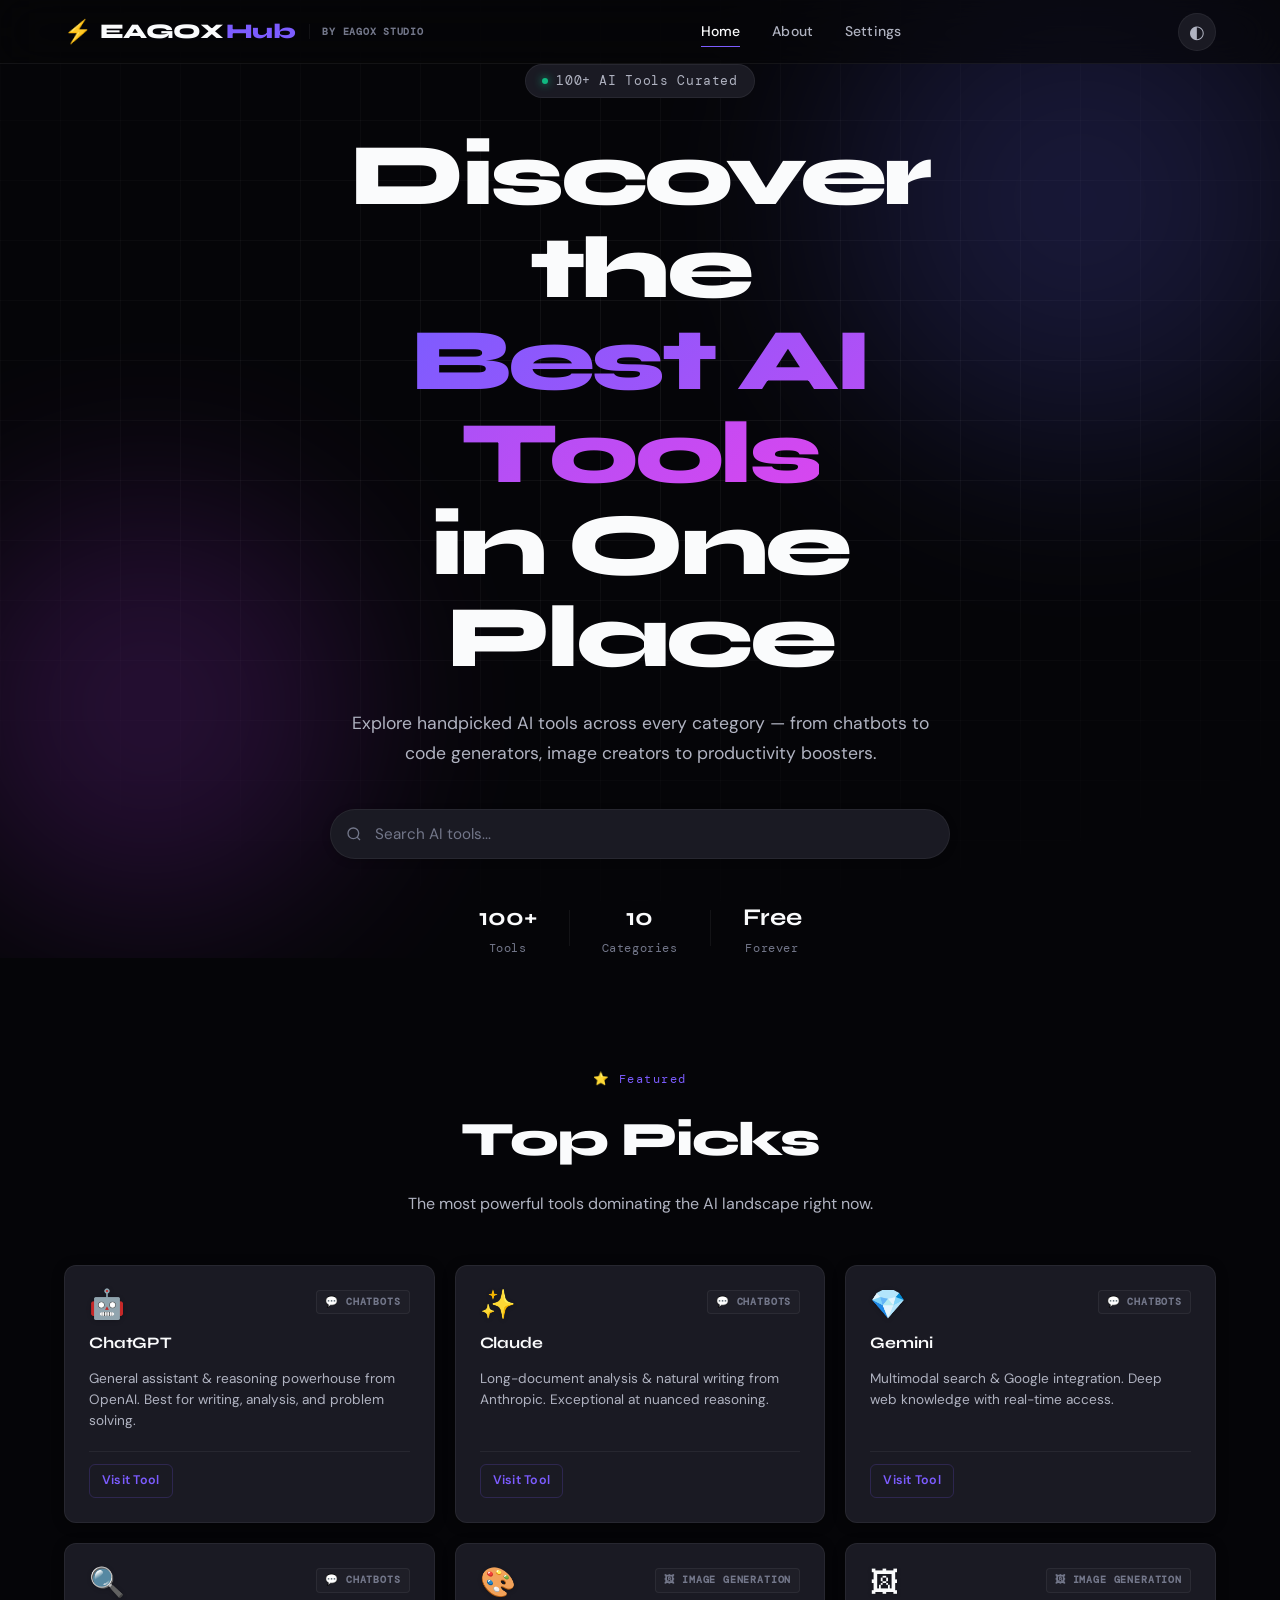
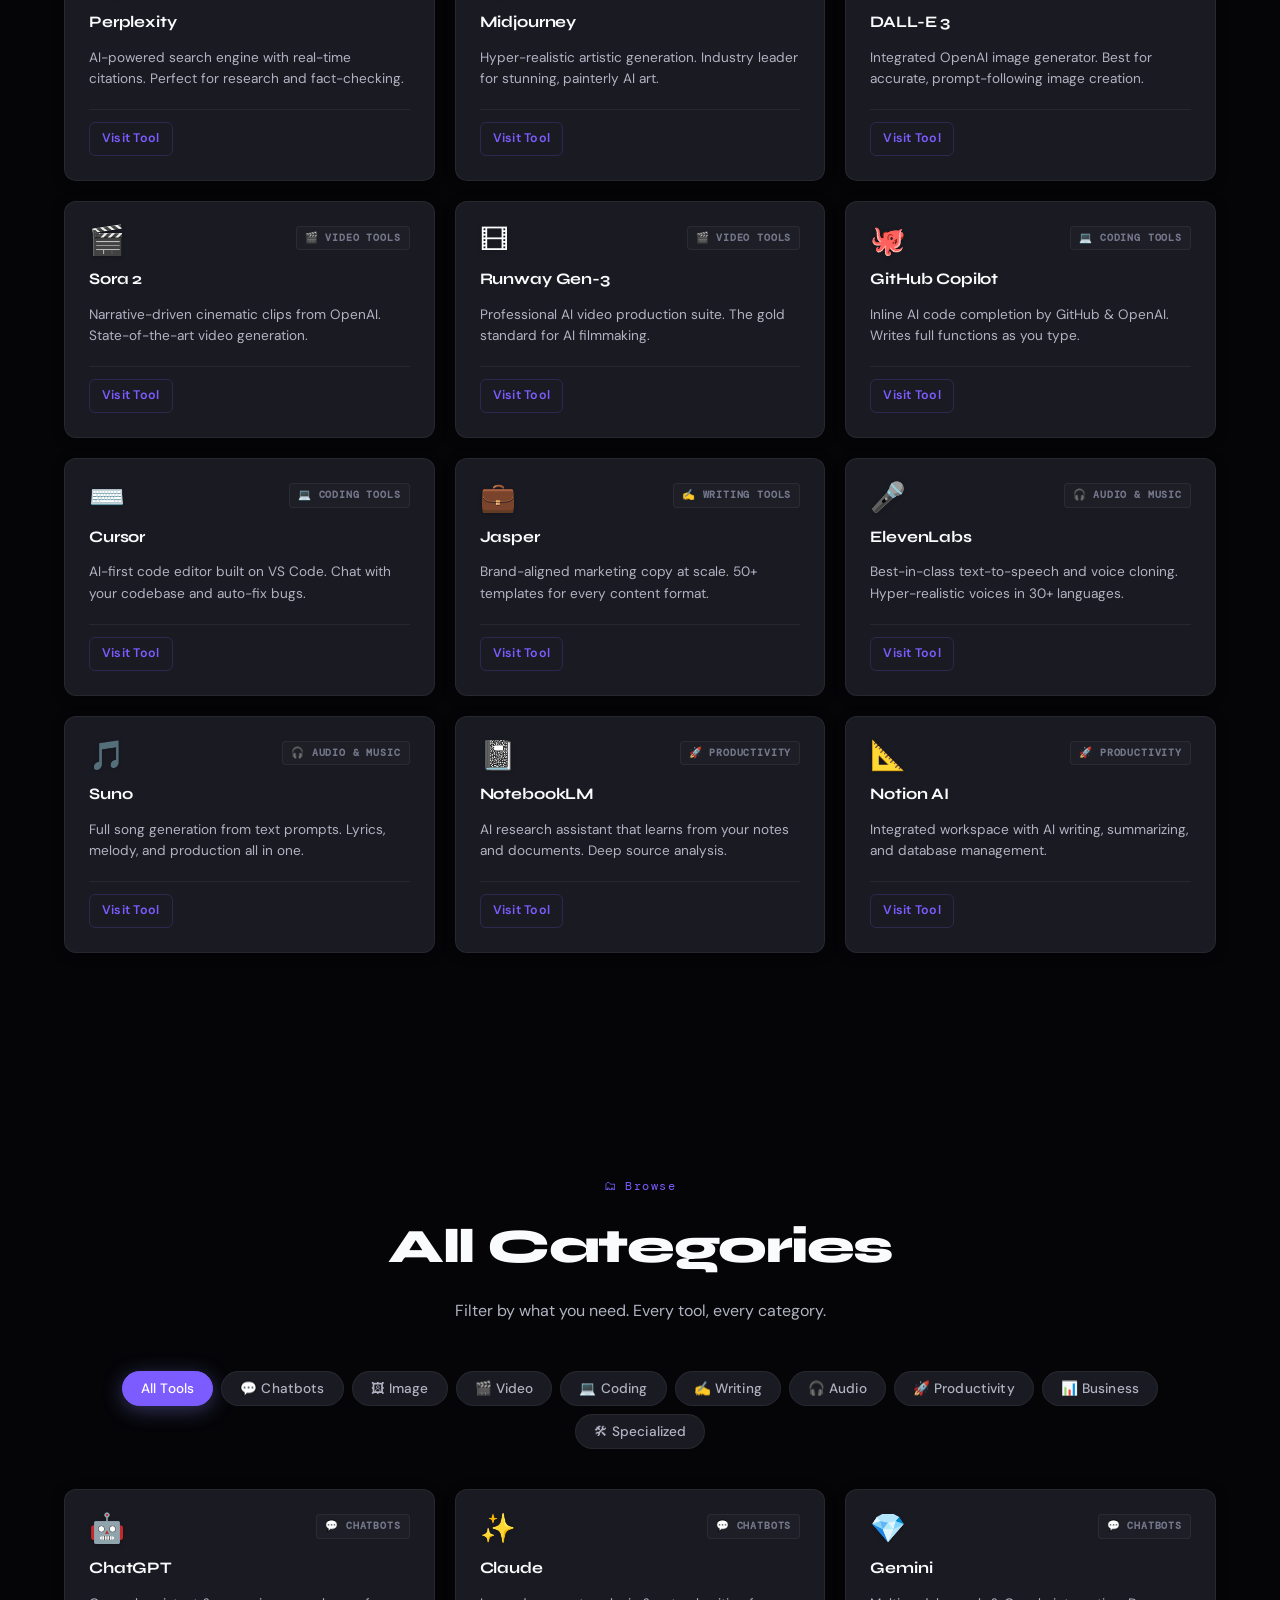
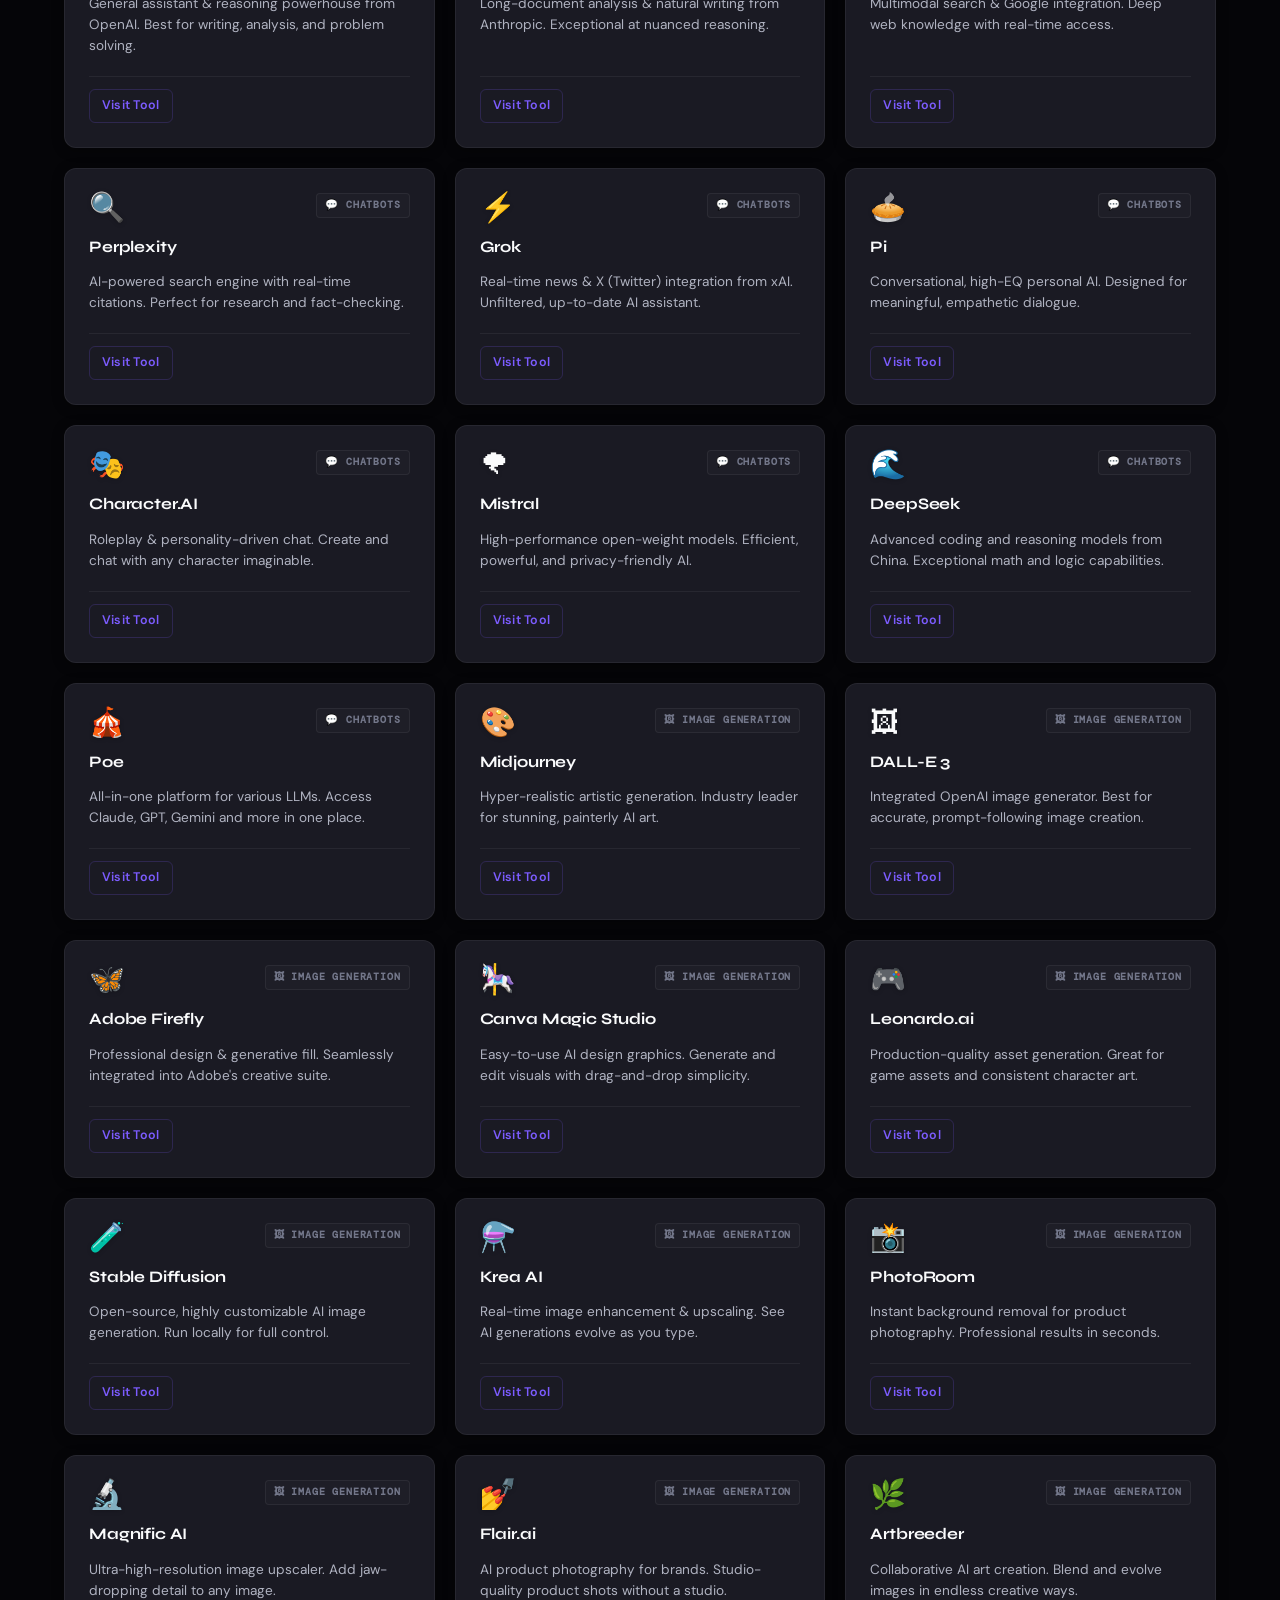
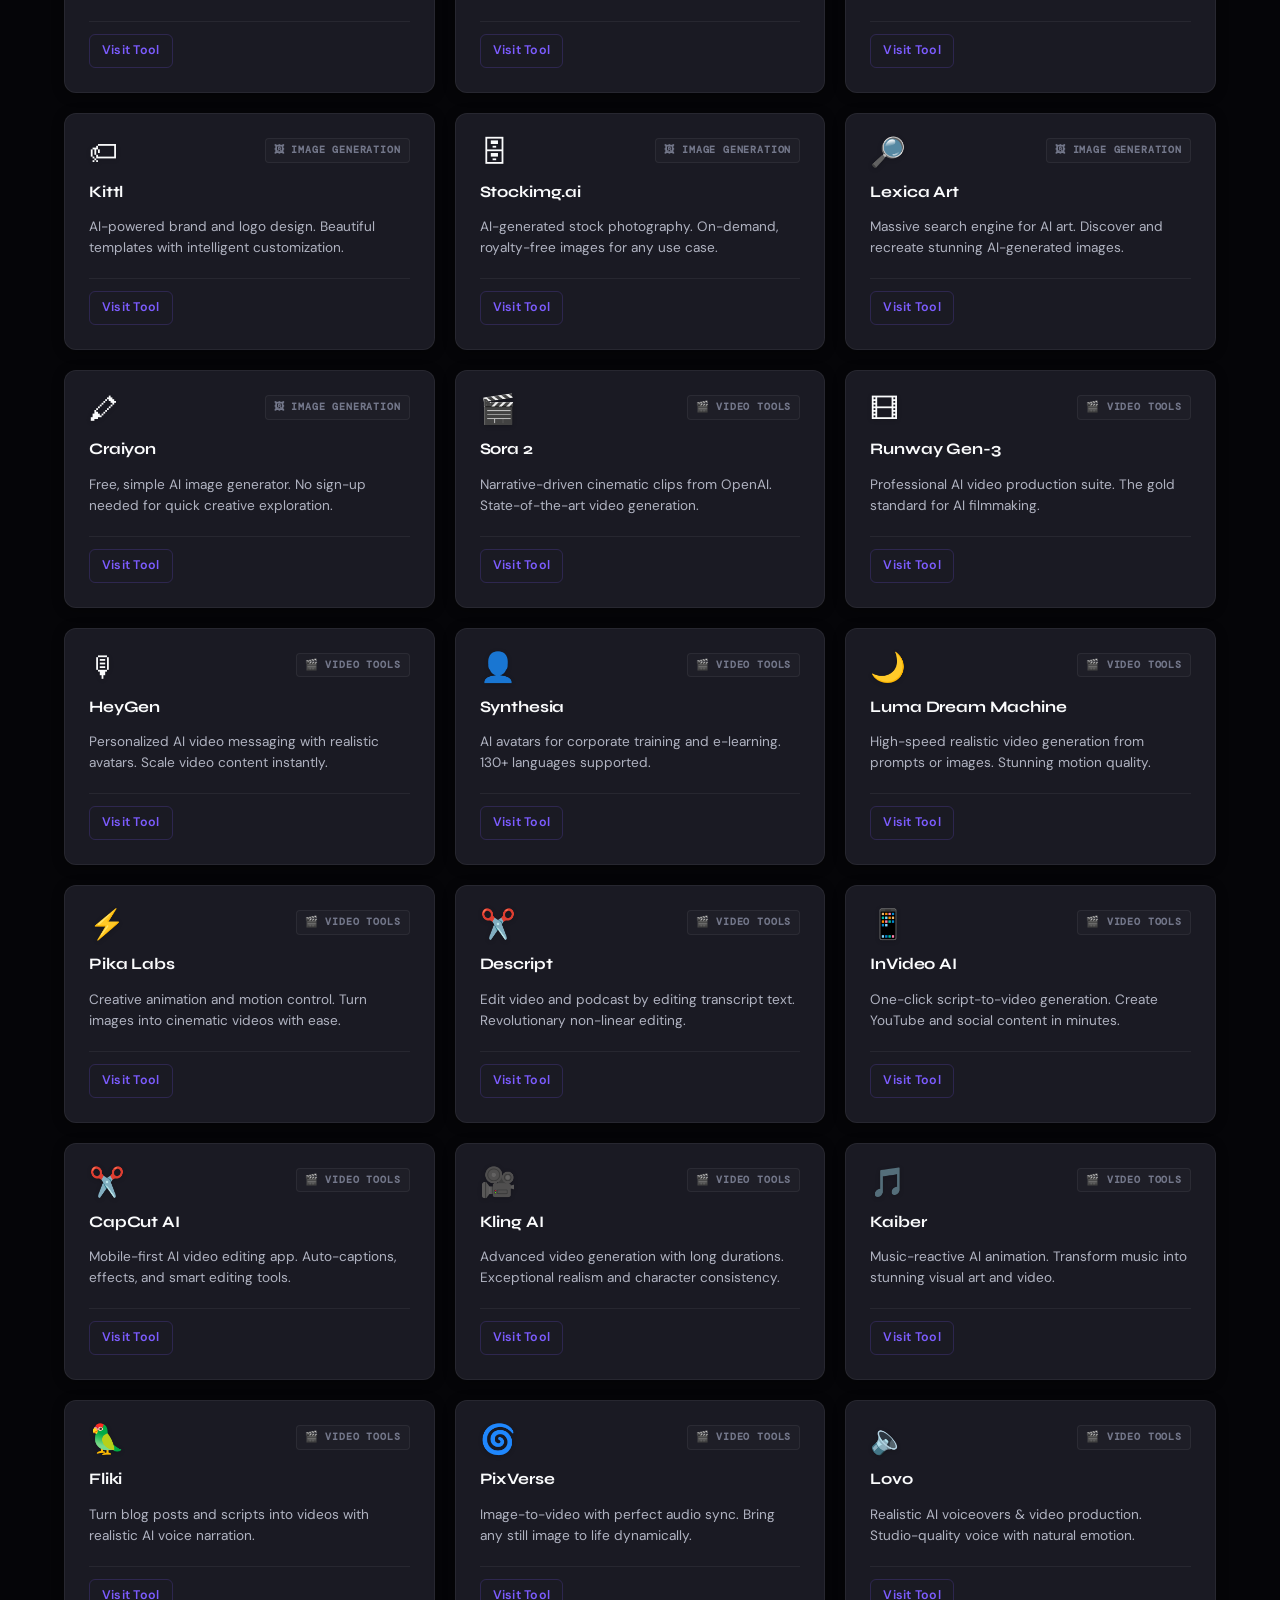
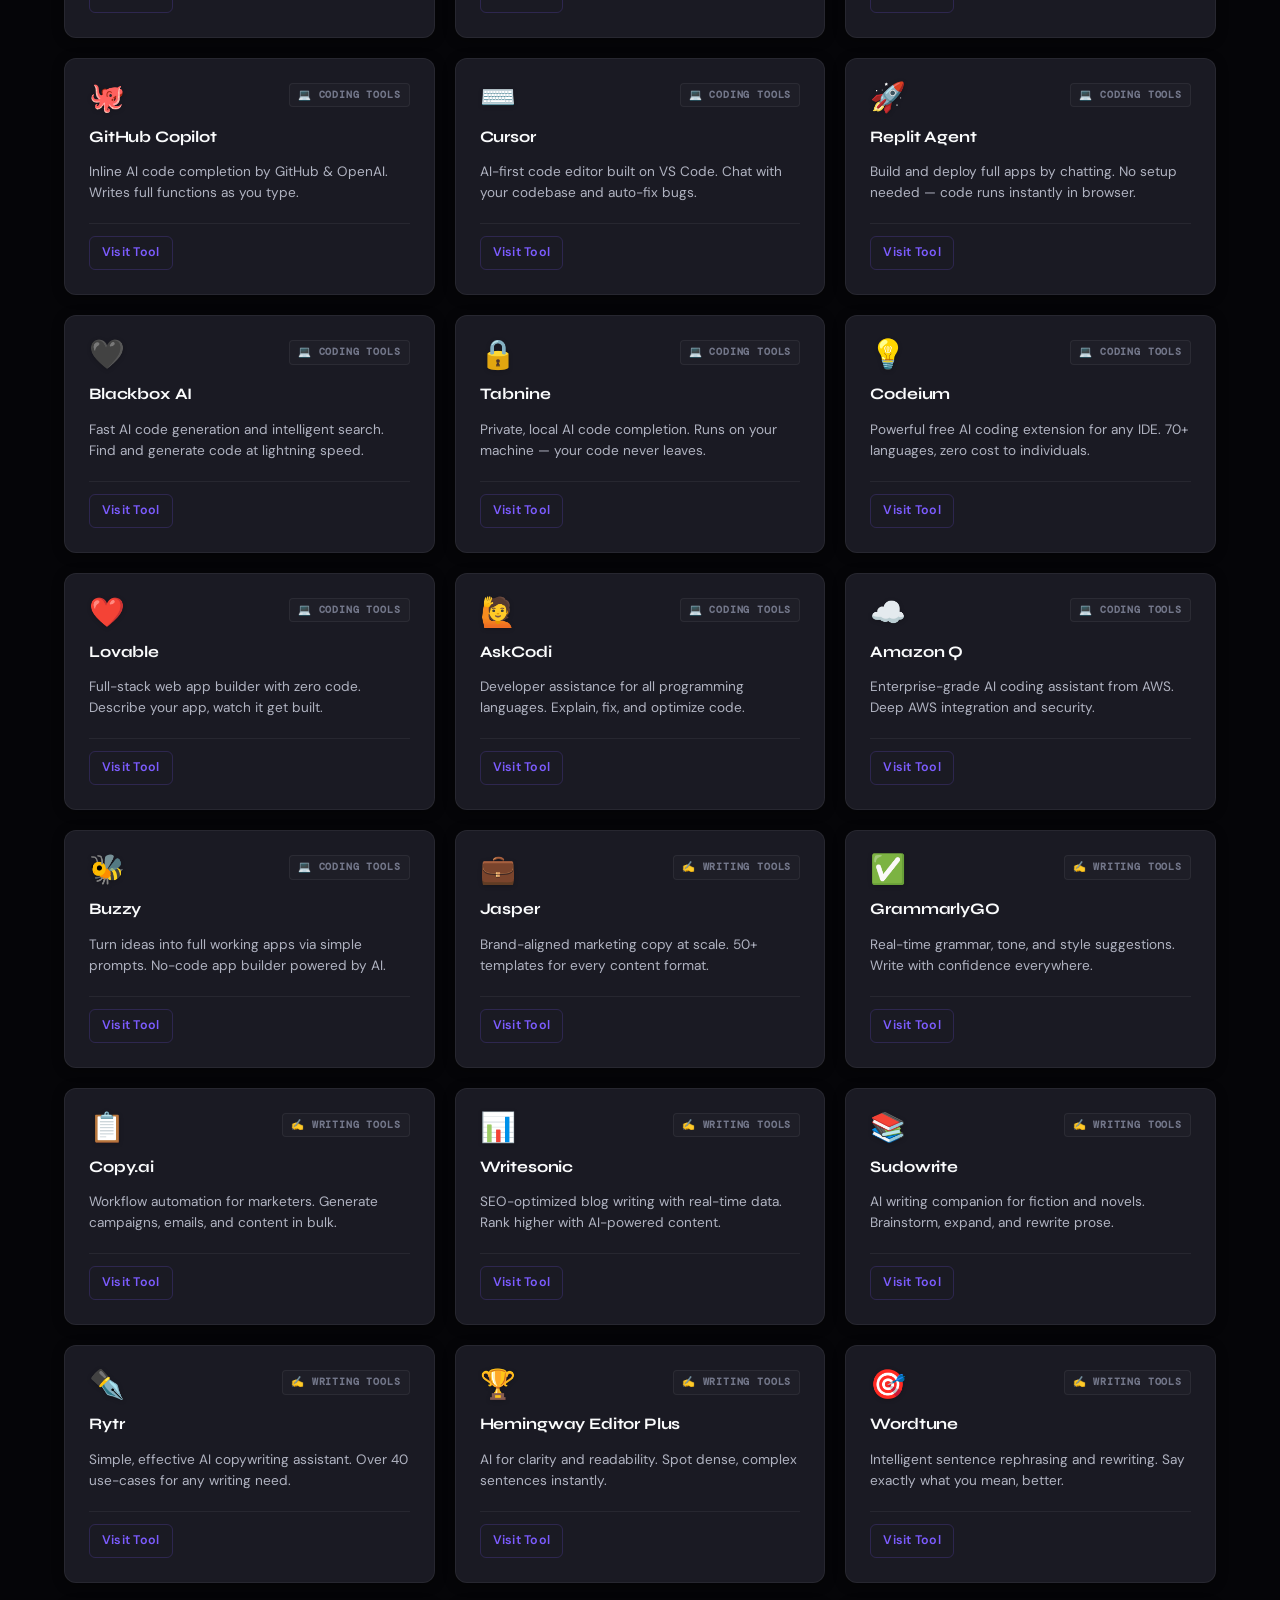
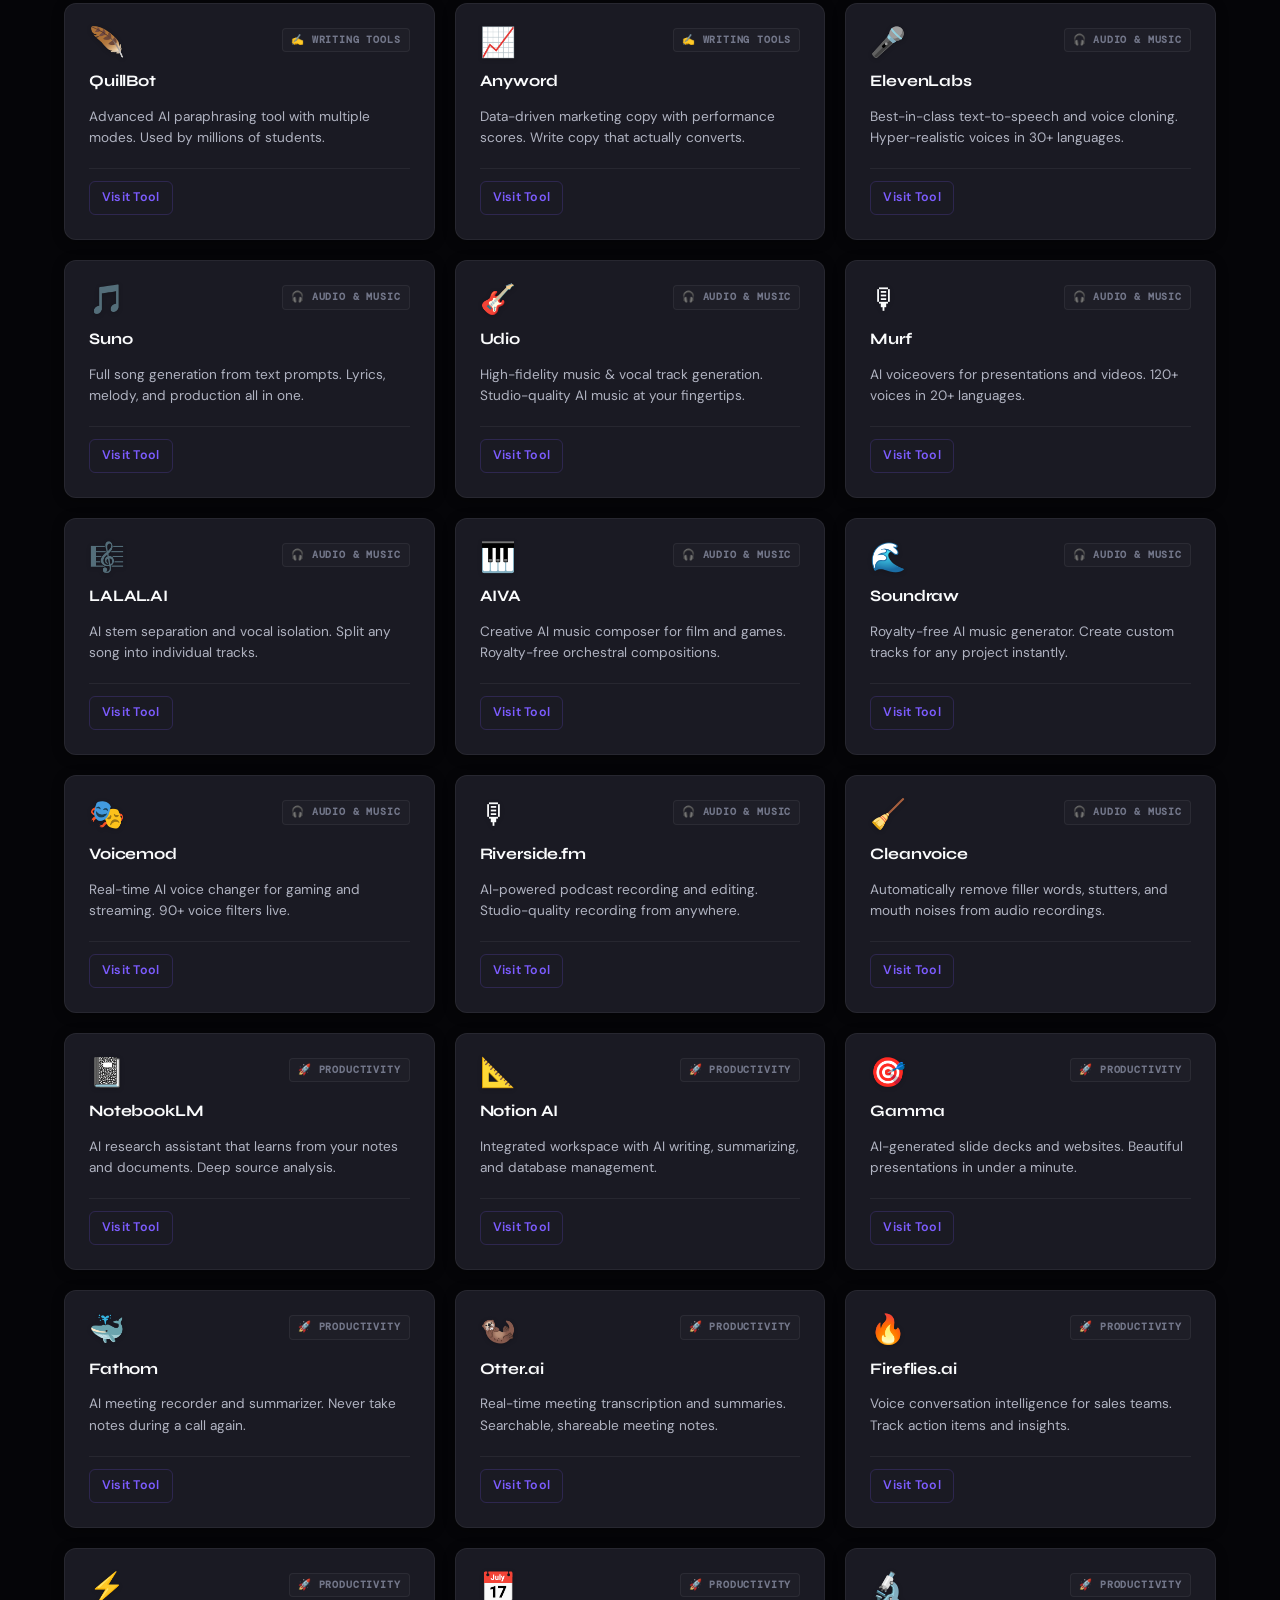
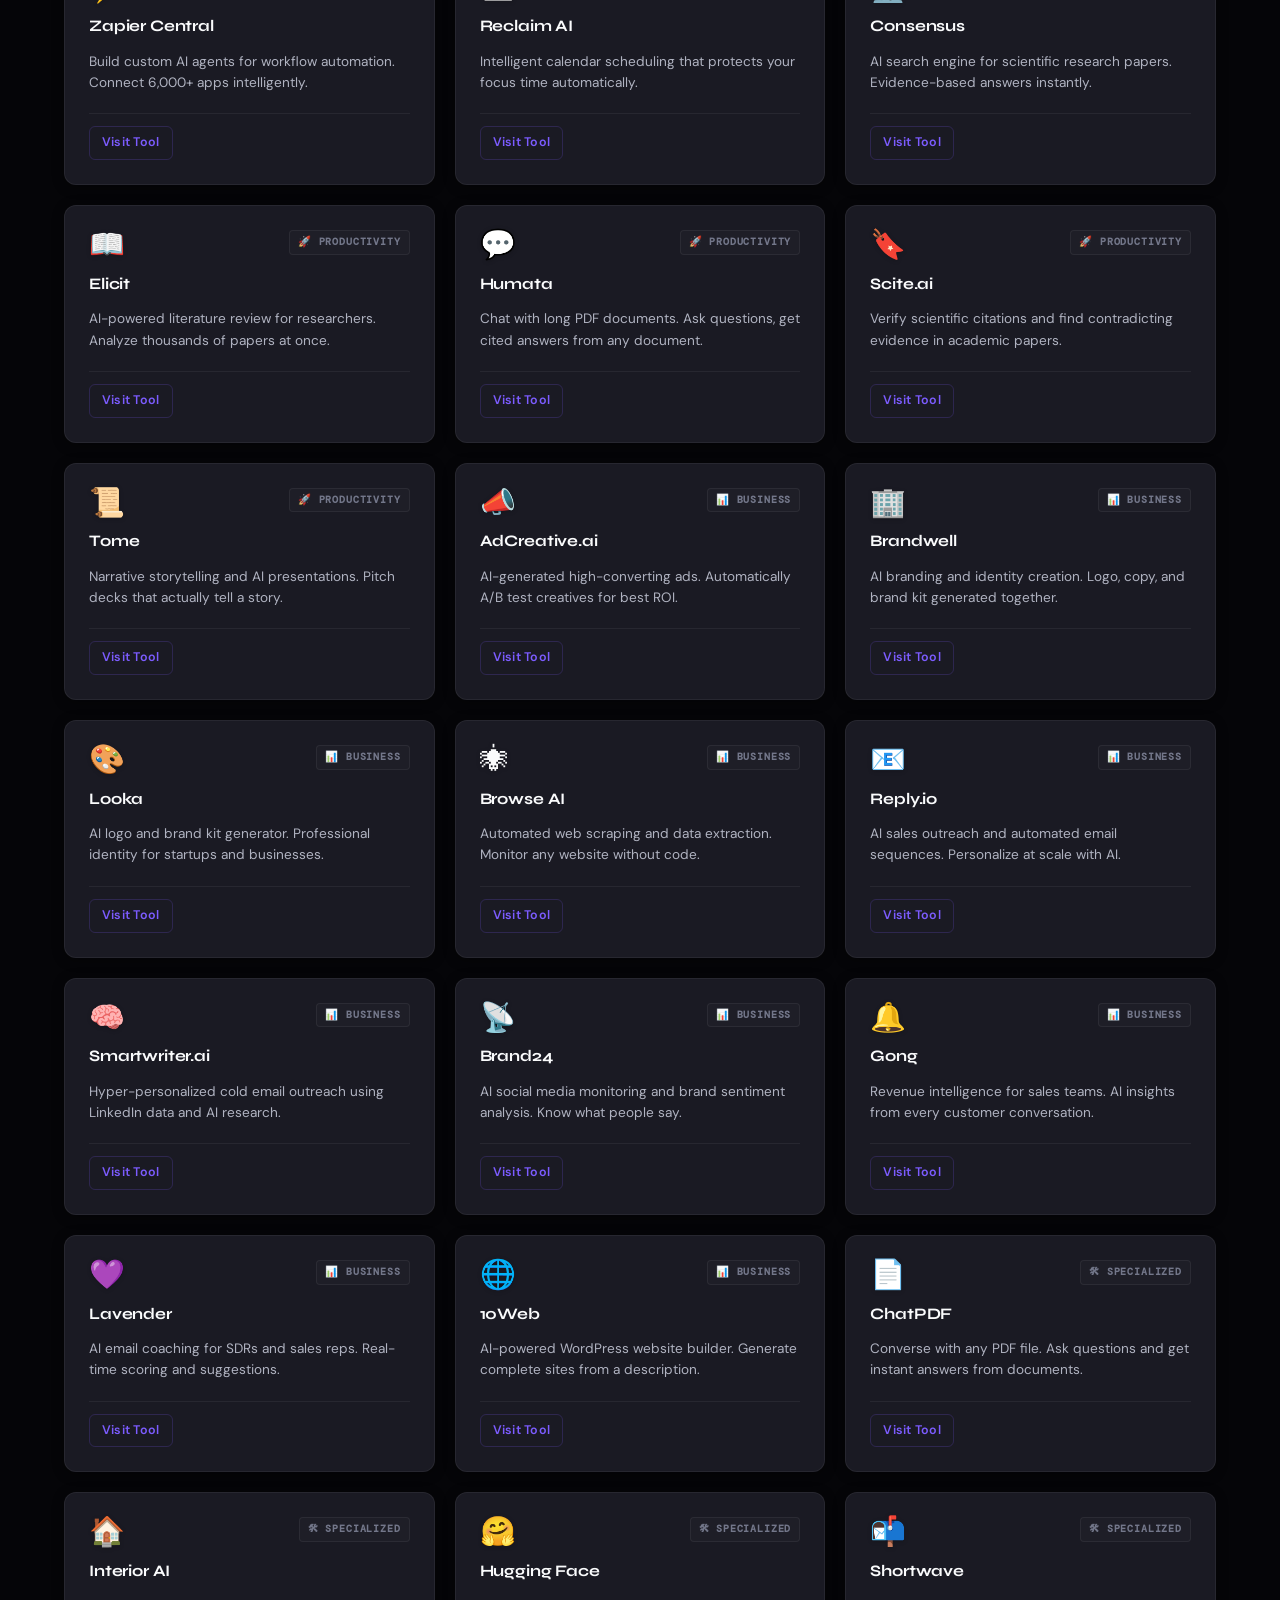
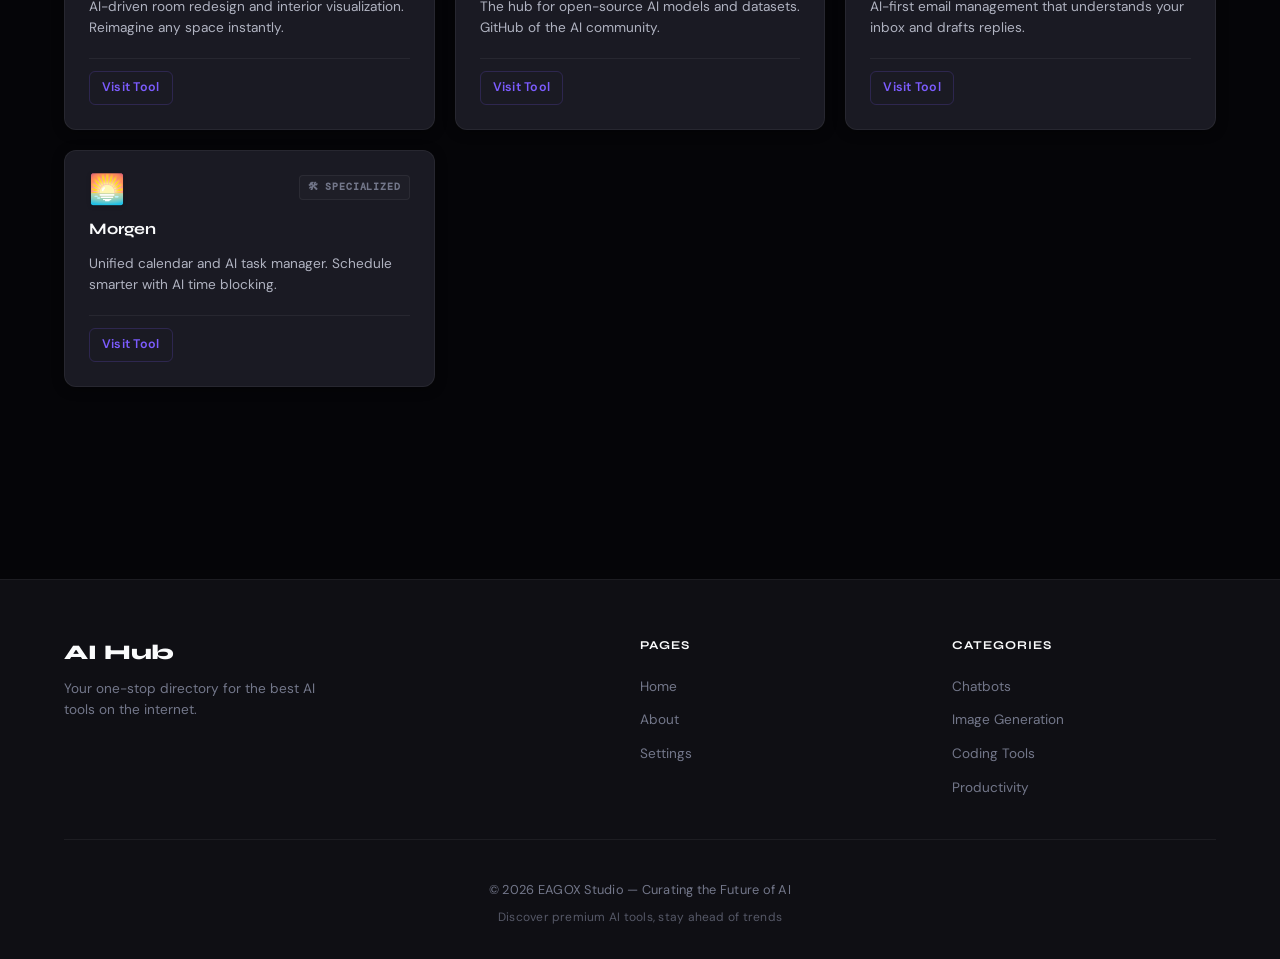
<file: index.html>
<!DOCTYPE html>
<html lang="en" data-theme="dark">
<head>
  <meta charset="UTF-8" />
  <meta name="viewport" content="width=device-width, initial-scale=1.0" />
<title>EAGOX AI Tool Hub - Best AI Tools Collection</title>

<meta name="description"
content="Discover the best AI tools for coding, design, productivity, image generation and more in one place." />
  <link rel="stylesheet" href="main.css" />
  <link rel="preconnect" href="https://fonts.googleapis.com" />
  <link rel="preconnect" href="https://fonts.gstatic.com" crossorigin />
  <link href="https://fonts.googleapis.com/css2?family=Syne:wght@400;600;700;800&family=DM+Mono:ital,wght@0,300;0,400;0,500;1,300&family=DM+Sans:ital,opsz,wght@0,9..40,300;0,9..40,400;0,9..40,500;1,9..40,300&display=swap" rel="stylesheet" />
</head>
<body>
  <!-- Loader -->
  <div id="loader">
    <div class="loader-inner">
      <div class="loader-bar"></div>
      <span class="loader-text">LOADING AI TOOLS HUB</span>
    </div>
  </div>

  <!-- Nav -->
  <nav id="navbar">
    <div class="nav-logo-section">
      <a href="index.html" class="nav-logo">
        <span class="logo-icon">⚡</span>
        <span class="logo-text">EAGOX<span class="logo-accent">Hub</span></span>
      </a>
      <span class="logo-subtitle">by EAGOX Studio</span>
    </div>
    <div class="nav-links">
      <a href="index.html" class="nav-link active">Home</a>
      <a href="about.html" class="nav-link">About</a>
      <a href="setting.html" class="nav-link">Settings</a>
    </div>
    <button id="theme-toggle" class="theme-btn" aria-label="Toggle theme">
      <span class="theme-icon">◐</span>
    </button>
    <button class="hamburger" id="hamburger" aria-label="Menu">
      <span></span><span></span><span></span>
    </button>
  </nav>

  <!-- Mobile menu -->
  <div class="mobile-menu" id="mobile-menu">
    <a href="index.html">Home</a>
    <a href="about.html">About</a>
    <a href="setting.html">Settings</a>
  </div>

  <main>
    <!-- Hero -->
    <section class="hero" id="hero">
      <div class="hero-bg">
        <div class="hero-grid"></div>
        <div class="blob blob-1"></div>
        <div class="blob blob-2"></div>
      </div>
      <div class="hero-content">
        <div class="hero-badge reveal">
          <span class="badge-dot"></span>
          100+ AI Tools Curated
        </div>
        <h1 class="hero-title reveal">
          Discover the <br/>
          <span class="gradient-text">Best AI Tools</span><br/>
          in One Place
        </h1>
        <p class="hero-sub reveal">Explore handpicked AI tools across every category — from chatbots to code generators, image creators to productivity boosters.</p>
        <div class="search-wrap reveal">
          <div class="search-box">
            <svg class="search-icon" viewBox="0 0 24 24" fill="none" stroke="currentColor" stroke-width="2"><circle cx="11" cy="11" r="8"/><path d="m21 21-4.35-4.35"/></svg>
            <input type="text" id="search-input" class="search-input" placeholder="Search AI tools..." autocomplete="off" />
            <button class="search-clear" id="search-clear" aria-label="Clear">✕</button>
            
            <!-- Premium Search Dropdown -->
            <div id="search-dropdown" class="search-dropdown-container hidden">
              <!-- Main Results -->
              <div id="search-results-section" class="search-results-section">
                <div class="search-dropdown-header">Matched Tools</div>
                <ul id="search-dropdown-list" class="search-dropdown-list"></ul>
              </div>
              
              <!-- Recent Searches -->
              <div id="search-recent-section" class="search-recent-section hidden">
                <div class="search-dropdown-header">Recent Searches</div>
                <ul id="search-recent-list" class="search-recent-list"></ul>
              </div>
              
              <!-- Empty State -->
              <div id="search-empty-state" class="search-empty-state hidden">
                <span class="empty-icon">🔍</span>
                <p>No tools found. Try a different search.</p>
              </div>
            </div>
          </div>
          <div id="search-results-count" class="search-count"></div>
        </div>
        <div class="hero-stats reveal">
          <div class="stat"><span class="stat-num">100+</span><span class="stat-label">Tools</span></div>
          <div class="stat-sep"></div>
          <div class="stat"><span class="stat-num">10</span><span class="stat-label">Categories</span></div>
          <div class="stat-sep"></div>
          <div class="stat"><span class="stat-num">Free</span><span class="stat-label">Forever</span></div>
        </div>
      </div>
    </section>

    <!-- Featured -->
    <section class="featured section-gap" id="featured">
      <div class="container">
        <div class="section-header reveal">
          <span class="section-tag">⭐ Featured</span>
          <h2 class="section-title">Top Picks</h2>
          <p class="section-desc">The most powerful tools dominating the AI landscape right now.</p>
        </div>
        <div class="featured-grid" id="featured-grid"></div>
      </div>
    </section>

    <!-- Categories -->
    <section class="categories section-gap" id="categories">
      <div class="container">
        <div class="section-header reveal">
          <span class="section-tag">🗂 Browse</span>
          <h2 class="section-title">All Categories</h2>
          <p class="section-desc">Filter by what you need. Every tool, every category.</p>
        </div>
        <div class="cat-tabs reveal" id="cat-tabs">
          <button class="cat-tab active" data-cat="all">All Tools</button>
          <button class="cat-tab" data-cat="chatbots">💬 Chatbots</button>
          <button class="cat-tab" data-cat="image">🖼 Image</button>
          <button class="cat-tab" data-cat="video">🎬 Video</button>
          <button class="cat-tab" data-cat="coding">💻 Coding</button>
          <button class="cat-tab" data-cat="writing">✍️ Writing</button>
          <button class="cat-tab" data-cat="audio">🎧 Audio</button>
          <button class="cat-tab" data-cat="productivity">🚀 Productivity</button>
          <button class="cat-tab" data-cat="business">📊 Business</button>
          <button class="cat-tab" data-cat="specialized">🛠 Specialized</button>
        </div>
        <div class="tools-grid" id="tools-grid"></div>
        <div class="no-results hidden" id="no-results">
          <span class="no-results-icon">🔍</span>
          <p>No tools found. Try a different search or category.</p>
        </div>
      </div>
    </section>
  </main>

  <!-- Footer -->
  <footer class="footer">
    <div class="container">
      <div class="footer-inner">
        <div class="footer-brand">
          <a href="index.html" class="nav-logo">AI<span>Hub</span></a>
          <p>Your one-stop directory for the best AI tools on the internet.</p>
        </div>
        <div class="footer-links">
          <h4>Pages</h4>
          <a href="index.html">Home</a>
          <a href="about.html">About</a>
          <a href="setting.html">Settings</a>
        </div>
        <div class="footer-links">
          <h4>Categories</h4>
          <a href="#categories">Chatbots</a>
          <a href="#categories">Image Generation</a>
          <a href="#categories">Coding Tools</a>
          <a href="#categories">Productivity</a>
        </div>
      </div>
      <div class="footer-bottom">
        <p>© 2026 EAGOX Studio — Curating the Future of AI</p>
        <p class="footer-credits">Discover premium AI tools, stay ahead of trends</p>
      </div>
    </div>
  </footer>

  <script src="data.js"></script>
  <script src="main.js"></script>
</body>
</html>
</file>
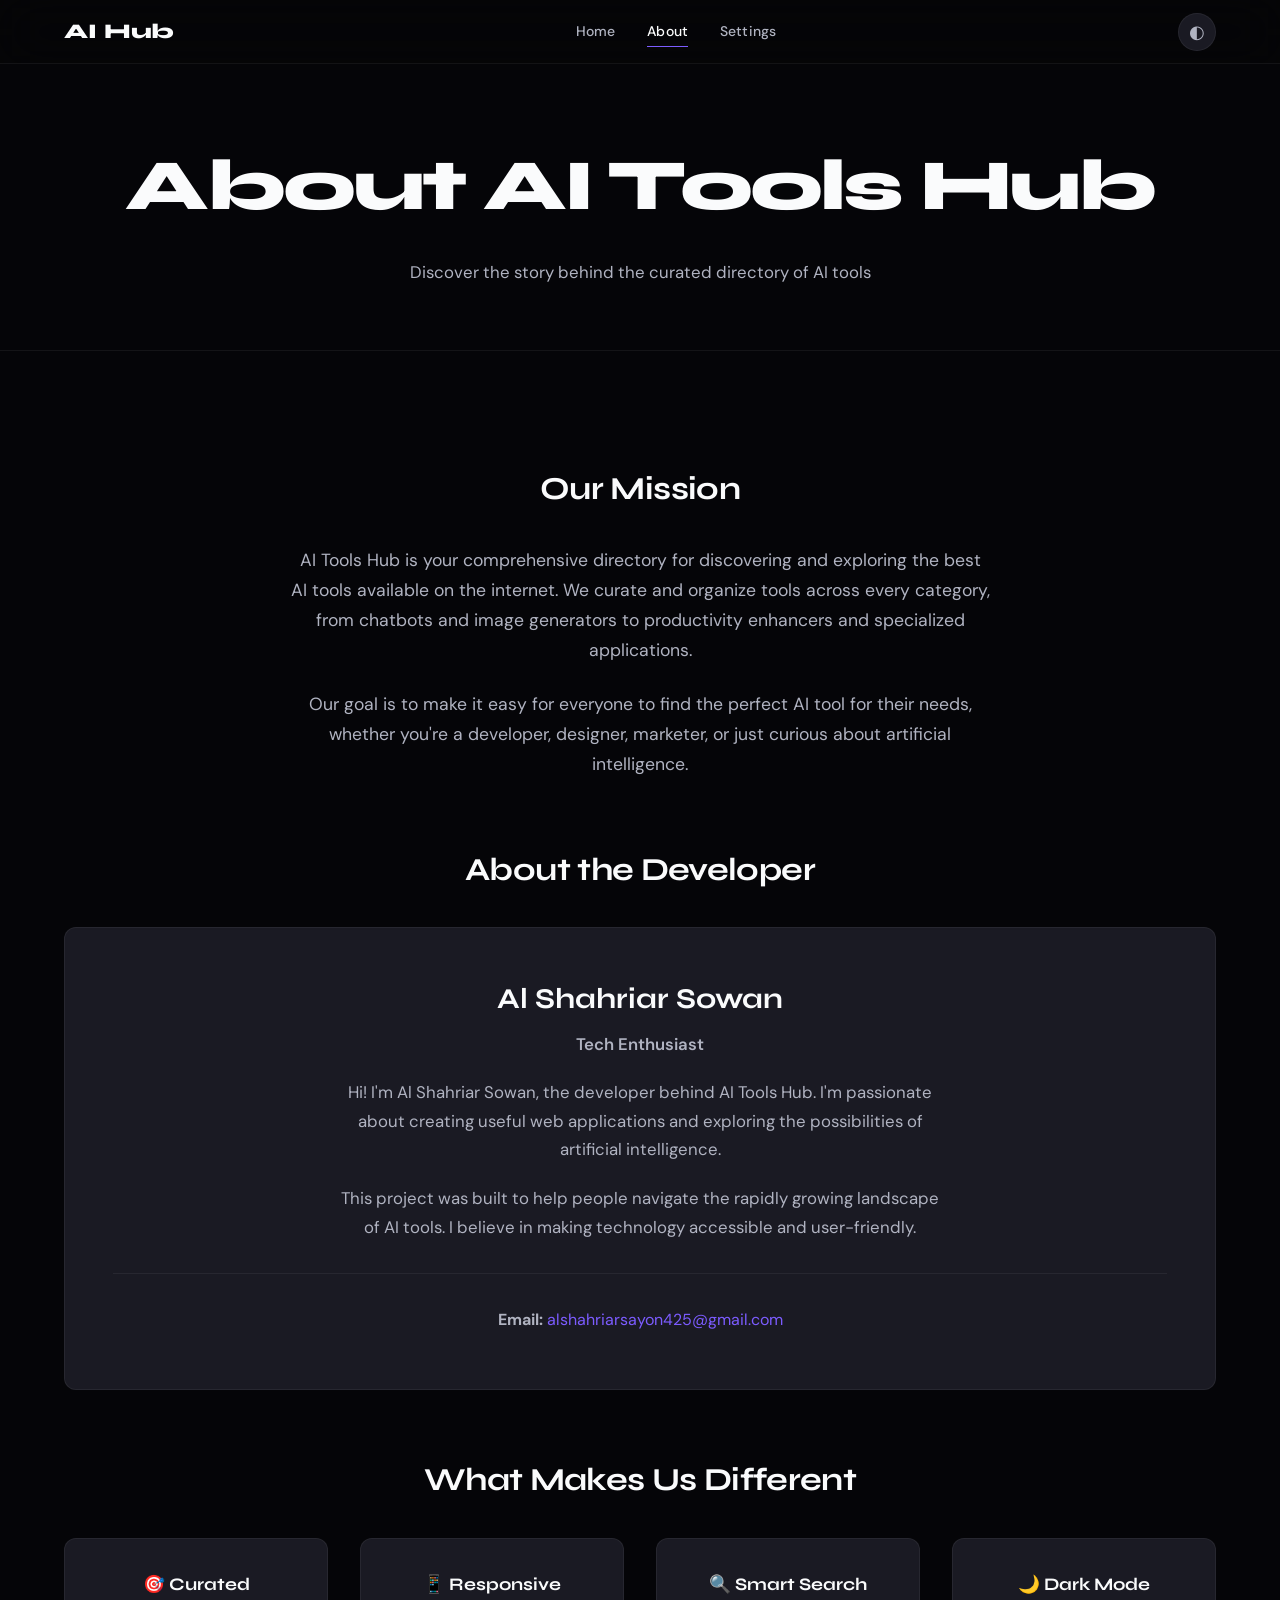
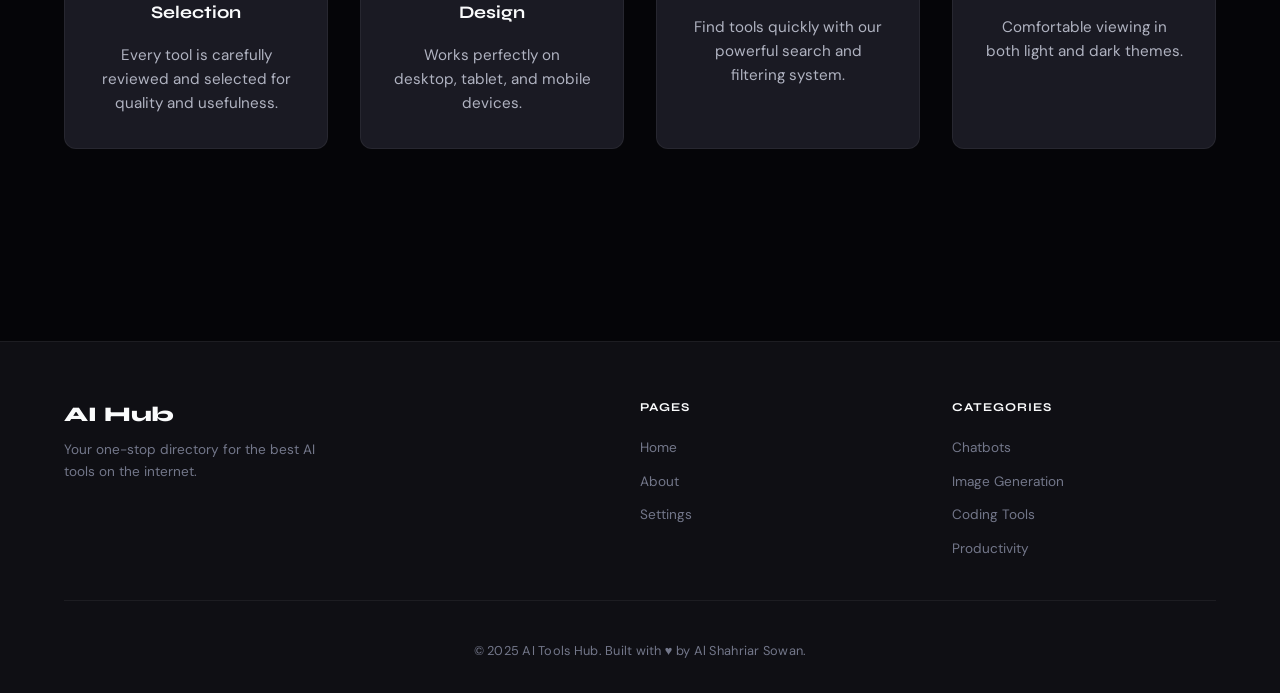
<file: about.html>
<!DOCTYPE html>
<html lang="en" data-theme="dark">
<head>
  <meta charset="UTF-8" />
  <meta name="viewport" content="width=device-width, initial-scale=1.0" />
  <title>About — AI Tools Hub</title>
  <link rel="stylesheet" href="main.css" />
  <link rel="preconnect" href="https://fonts.googleapis.com" />
  <link rel="preconnect" href="https://fonts.gstatic.com" crossorigin />
  <link href="https://fonts.googleapis.com/css2?family=Syne:wght@400;600;700;800&family=DM+Mono:ital,wght@0,300;0,400;0,500;1,300&family=DM+Sans:ital,opsz,wght@0,9..40,300;0,9..40,400;0,9..40,500;1,9..40,300&display=swap" rel="stylesheet" />
</head>
<body>
  <!-- Loader -->
  <div id="loader">
    <div class="loader-inner">
      <div class="loader-bar"></div>
      <span class="loader-text">LOADING AI TOOLS HUB</span>
    </div>
  </div>

  <!-- Nav -->
  <nav id="navbar">
    <a href="index.html" class="nav-logo">AI<span>Hub</span></a>
    <div class="nav-links">
      <a href="index.html" class="nav-link">Home</a>
      <a href="about.html" class="nav-link active">About</a>
      <a href="setting.html" class="nav-link">Settings</a>
    </div>
    <button id="theme-toggle" class="theme-btn" aria-label="Toggle theme">
      <span class="theme-icon">◐</span>
    </button>
    <button class="hamburger" id="hamburger" aria-label="Menu">
      <span></span><span></span><span></span>
    </button>
  </nav>

  <!-- Mobile menu -->
  <div class="mobile-menu" id="mobile-menu">
    <a href="index.html">Home</a>
    <a href="about.html">About</a>
    <a href="setting.html">Settings</a>
  </div>

  <main>
    <!-- Page Hero -->
    <section class="page-hero">
      <div class="container">
        <h1 class="reveal">About AI Tools Hub</h1>
        <p class="reveal">Discover the story behind the curated directory of AI tools</p>
      </div>
    </section>

    <!-- About Content -->
    <section class="section-gap">
      <div class="container">
        <div class="about-content">
          <div class="about-text reveal">
            <h2>Our Mission</h2>
            <p>AI Tools Hub is your comprehensive directory for discovering and exploring the best AI tools available on the internet. We curate and organize tools across every category, from chatbots and image generators to productivity enhancers and specialized applications.</p>
            <p>Our goal is to make it easy for everyone to find the perfect AI tool for their needs, whether you're a developer, designer, marketer, or just curious about artificial intelligence.</p>
          </div>

          <div class="about-developer reveal">
            <h2>About the Developer</h2>
            <div class="developer-card">
              <div class="developer-info">
                <h3>Al Shahriar Sowan</h3>
                <p class="developer-title"> Tech Enthusiast</p>
                <p>Hi! I'm Al Shahriar Sowan, the developer behind AI Tools Hub. I'm passionate about creating useful web applications and exploring the possibilities of artificial intelligence.</p>
                <p>This project was built to help people navigate the rapidly growing landscape of AI tools. I believe in making technology accessible and user-friendly.</p>
                <div class="developer-contact">
                  <p><strong>Email:</strong> <a href="mailto:alshahriarsayon425@gmail.com">alshahriarsayon425@gmail.com</a></p>
                </div>
              </div>
            </div>
          </div>

          <div class="about-features reveal">
            <h2>What Makes Us Different</h2>
            <div class="features-grid">
              <div class="feature-item">
                <h4>🎯 Curated Selection</h4>
                <p>Every tool is carefully reviewed and selected for quality and usefulness.</p>
              </div>
              <div class="feature-item">
                <h4>📱 Responsive Design</h4>
                <p>Works perfectly on desktop, tablet, and mobile devices.</p>
              </div>
              <div class="feature-item">
                <h4>🔍 Smart Search</h4>
                <p>Find tools quickly with our powerful search and filtering system.</p>
              </div>
              <div class="feature-item">
                <h4>🌙 Dark Mode</h4>
                <p>Comfortable viewing in both light and dark themes.</p>
              </div>
            </div>
          </div>
        </div>
      </div>
    </section>
  </main>

  <!-- Footer -->
  <footer class="footer">
    <div class="container">
      <div class="footer-inner">
        <div class="footer-brand">
          <a href="index.html" class="nav-logo">AI<span>Hub</span></a>
          <p>Your one-stop directory for the best AI tools on the internet.</p>
        </div>
        <div class="footer-links">
          <h4>Pages</h4>
          <a href="index.html">Home</a>
          <a href="about.html">About</a>
          <a href="setting.html">Settings</a>
        </div>
        <div class="footer-links">
          <h4>Categories</h4>
          <a href="index.html#categories">Chatbots</a>
          <a href="index.html#categories">Image Generation</a>
          <a href="index.html#categories">Coding Tools</a>
          <a href="index.html#categories">Productivity</a>
        </div>
      </div>
      <div class="footer-bottom">
        <p>© 2025 AI Tools Hub. Built with ♥ by Al Shahriar Sowan.</p>
      </div>
    </div>
  </footer>

  <script src="data.js"></script>
  <script src="main.js"></script>
</body>
</html>
</file>
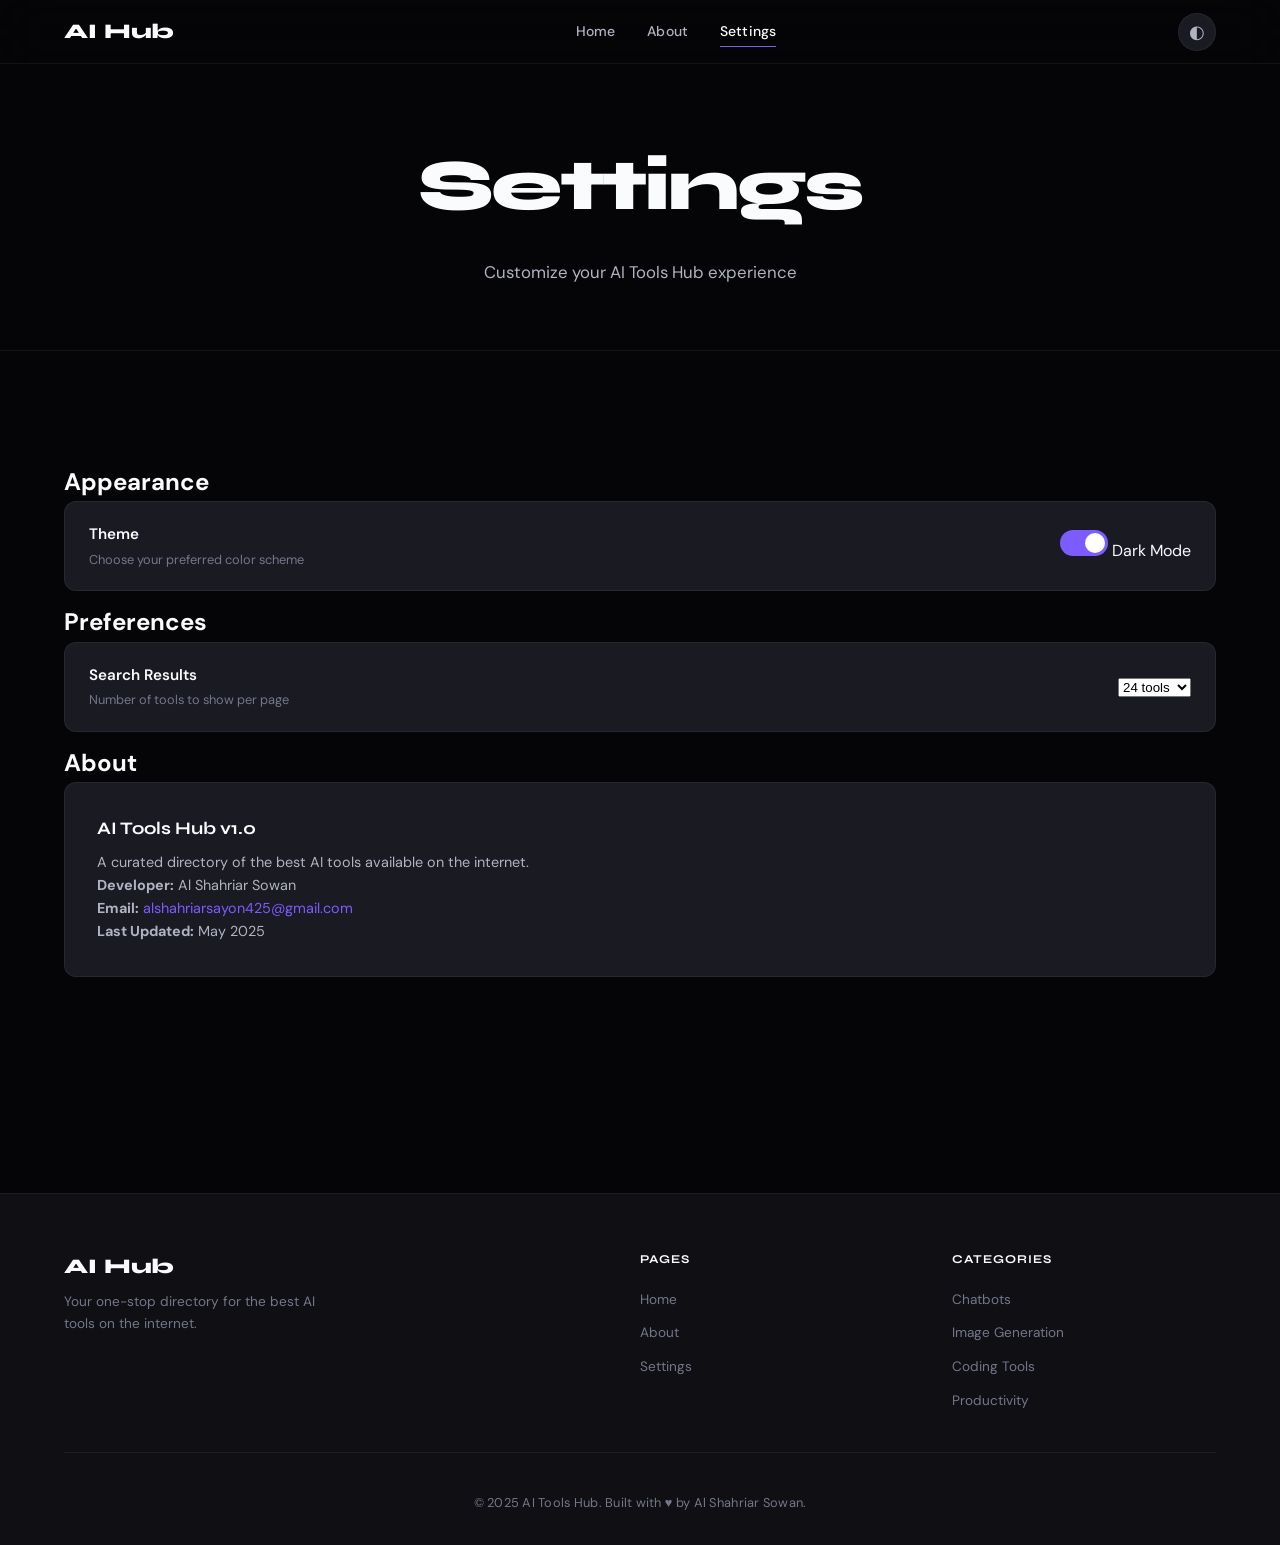
<file: setting.html>
<!DOCTYPE html>
<html lang="en" data-theme="dark">
<head>
  <meta charset="UTF-8" />
  <meta name="viewport" content="width=device-width, initial-scale=1.0" />
  <title>Settings — AI Tools Hub</title>
  <link rel="stylesheet" href="main.css" />
  <link rel="preconnect" href="https://fonts.googleapis.com" />
  <link rel="preconnect" href="https://fonts.gstatic.com" crossorigin />
  <link href="https://fonts.googleapis.com/css2?family=Syne:wght@400;600;700;800&family=DM+Mono:ital,wght@0,300;0,400;0,500;1,300&family=DM+Sans:ital,opsz,wght@0,9..40,300;0,9..40,400;0,9..40,500;1,9..40,300&display=swap" rel="stylesheet" />
</head>
<body>
  <!-- Loader -->
  <div id="loader">
    <div class="loader-inner">
      <div class="loader-bar"></div>
      <span class="loader-text">LOADING AI TOOLS HUB</span>
    </div>
  </div>

  <!-- Nav -->
  <nav id="navbar">
    <a href="index.html" class="nav-logo">AI<span>Hub</span></a>
    <div class="nav-links">
      <a href="index.html" class="nav-link">Home</a>
      <a href="about.html" class="nav-link">About</a>
      <a href="setting.html" class="nav-link active">Settings</a>
    </div>
    <button id="theme-toggle" class="theme-btn" aria-label="Toggle theme">
      <span class="theme-icon">◐</span>
    </button>
    <button class="hamburger" id="hamburger" aria-label="Menu">
      <span></span><span></span><span></span>
    </button>
  </nav>

  <!-- Mobile menu -->
  <div class="mobile-menu" id="mobile-menu">
    <a href="index.html">Home</a>
    <a href="about.html">About</a>
    <a href="setting.html">Settings</a>
  </div>

  <main>
    <!-- Page Hero -->
    <section class="page-hero">
      <div class="container">
        <h1 class="reveal">Settings</h1>
        <p class="reveal">Customize your AI Tools Hub experience</p>
      </div>
    </section>

    <!-- Settings Content -->
    <section class="section-gap">
      <div class="container">
        <div class="settings-content">
          <div class="settings-section reveal">
            <h2>Appearance</h2>
            <div class="setting-row">
              <div class="setting-info">
                <h3>Theme</h3>
                <p>Choose your preferred color scheme</p>
              </div>
              <div class="setting-control">
                <button id="theme-toggle-btn" class="toggle-switch">
                  <span class="toggle-slider"></span>
                </button>
                <span id="theme-status">Dark Mode</span>
              </div>
            </div>
          </div>

          <div class="settings-section reveal">
            <h2>Preferences</h2>
            <div class="setting-row">
              <div class="setting-info">
                <h3>Search Results</h3>
                <p>Number of tools to show per page</p>
              </div>
              <div class="setting-control">
                <select id="results-per-page" class="setting-select">
                  <option value="12">12 tools</option>
                  <option value="24" selected>24 tools</option>
                  <option value="48">48 tools</option>
                  <option value="all">Show all</option>
                </select>
              </div>
            </div>
          </div>

          <div class="settings-section reveal">
            <h2>About</h2>
            <div class="info-card">
              <h3>AI Tools Hub v1.0</h3>
              <p>A curated directory of the best AI tools available on the internet.</p>
              <p><strong>Developer:</strong> Al Shahriar Sowan</p>
              <p><strong>Email:</strong> <a href="mailto:alshahriarsayon425@gmail.com">alshahriarsayon425@gmail.com</a></p>
              <p><strong>Last Updated:</strong> May 2025</p>
            </div>
          </div>
        </div>
      </div>
    </section>
  </main>

  <!-- Footer -->
  <footer class="footer">
    <div class="container">
      <div class="footer-inner">
        <div class="footer-brand">
          <a href="index.html" class="nav-logo">AI<span>Hub</span></a>
          <p>Your one-stop directory for the best AI tools on the internet.</p>
        </div>
        <div class="footer-links">
          <h4>Pages</h4>
          <a href="index.html">Home</a>
          <a href="about.html">About</a>
          <a href="setting.html">Settings</a>
        </div>
        <div class="footer-links">
          <h4>Categories</h4>
          <a href="index.html#categories">Chatbots</a>
          <a href="index.html#categories">Image Generation</a>
          <a href="index.html#categories">Coding Tools</a>
          <a href="index.html#categories">Productivity</a>
        </div>
      </div>
      <div class="footer-bottom">
        <p>© 2025 AI Tools Hub. Built with ♥ by Al Shahriar Sowan.</p>
      </div>
    </div>
  </footer>

  <script src="data.js"></script>
  <script src="main.js"></script>
  <script>
    // Settings page specific JavaScript
    document.addEventListener('DOMContentLoaded', function() {
      const themeToggleBtn = document.getElementById('theme-toggle-btn');
      const themeStatus = document.getElementById('theme-status');
      const resultsPerPage = document.getElementById('results-per-page');

      // Theme toggle functionality
      function updateThemeUI() {
        const currentTheme = document.documentElement.getAttribute('data-theme');
        if (currentTheme === 'dark') {
          themeStatus.textContent = 'Dark Mode';
          themeToggleBtn.classList.add('on');
        } else {
          themeStatus.textContent = 'Light Mode';
          themeToggleBtn.classList.remove('on');
        }
      }

      if (themeToggleBtn) {
        themeToggleBtn.addEventListener('click', function() {
          const html = document.documentElement;
          const currentTheme = html.getAttribute('data-theme');
          const newTheme = currentTheme === 'dark' ? 'light' : 'dark';
          html.setAttribute('data-theme', newTheme);
          localStorage.setItem('theme', newTheme);
          updateThemeUI();
        });
      }

      // Load saved settings
      const savedTheme = localStorage.getItem('theme') || 'dark';
      document.documentElement.setAttribute('data-theme', savedTheme);
      updateThemeUI();

      // Results per page setting
      if (resultsPerPage) {
        const savedResults = localStorage.getItem('resultsPerPage') || '24';
        resultsPerPage.value = savedResults;

        resultsPerPage.addEventListener('change', function() {
          localStorage.setItem('resultsPerPage', this.value);
        });
      }
    });
  </script>
</body>
</html>
</file>
<file: main.css>
/* ============================================================
   EAGOX STUDIO — AI TOOLS HUB
   Premium SaaS aesthetic inspired by Vercel, Linear, and Stripe
   ============================================================ */

/* ---------- CSS Custom Properties ---------- */
:root {
  --bg-0: #050508;
  --bg-1: #0f0f14;
  --bg-2: #16161d;
  --bg-3: #1f1f2a;
  --surface: #1a1a23;
  --surface-2: #212230;
  --border: rgba(255,255,255,0.06);
  --border-hover: rgba(255,255,255,0.12);
  --text-1: #fafbfc;
  --text-2: #b0b3c1;
  --text-3: #73778a;
  --accent: #7c5cff;
  --accent-2: #d946ef;
  --accent-glow: rgba(124,92,255,0.2);
  --green: #10b981;
  --card-shadow: 0 2px 12px rgba(0,0,0,0.4);
  --card-shadow-hover: 0 8px 32px rgba(124,92,255,0.15);
  --radius: 12px;
  --radius-sm: 6px;
  --transition: 0.25s cubic-bezier(0.4, 0, 0.2, 1);
  --font-display: 'Syne', sans-serif;
  --font-body: 'DM Sans', sans-serif;
  --font-mono: 'DM Mono', monospace;
}

[data-theme="light"] {
  --bg-0: #fafbfc;
  --bg-1: #f6f7f9;
  --bg-2: #eef0f4;
  --bg-3: #e5e8f0;
  --surface: #ffffff;
  --surface-2: #f9fafb;
  --border: rgba(0,0,0,0.06);
  --border-hover: rgba(0,0,0,0.12);
  --text-1: #0a0e27;
  --text-2: #5a5f7e;
  --text-3: #8b92ab;
  --accent: #7c5cff;
  --accent-2: #d946ef;
  --accent-glow: rgba(124,92,255,0.1);
  --card-shadow: 0 1px 3px rgba(0,0,0,0.06);
  --card-shadow-hover: 0 4px 16px rgba(124,92,255,0.12);
}

/* ---------- Reset & Base ---------- */
*, *::before, *::after { box-sizing: border-box; margin: 0; padding: 0; }

html {
  scroll-behavior: smooth;
  font-size: 16px;
}

body {
  font-family: var(--font-body);
  background: var(--bg-0);
  color: var(--text-1);
  line-height: 1.6;
  overflow-x: hidden;
  transition: background var(--transition), color var(--transition);
}

a { color: inherit; text-decoration: none; }
button { cursor: pointer; border: none; background: none; font-family: inherit; }
img { display: block; max-width: 100%; }
ul { list-style: none; }

/* ---------- Loader ---------- */
#loader {
  position: fixed;
  inset: 0;
  background: var(--bg-0);
  z-index: 9999;
  display: flex;
  align-items: center;
  justify-content: center;
  transition: opacity 0.6s ease, visibility 0.6s ease;
}

#loader.loaded {
  opacity: 0;
  visibility: hidden;
}

.loader-inner {
  display: flex;
  flex-direction: column;
  align-items: center;
  gap: 20px;
  width: 280px;
}

.loader-bar {
  width: 100%;
  height: 2px;
  background: var(--bg-3);
  border-radius: 2px;
  overflow: hidden;
  position: relative;
}

.loader-bar::after {
  content: '';
  position: absolute;
  left: -40%;
  top: 0;
  width: 40%;
  height: 100%;
  background: linear-gradient(90deg, transparent, var(--accent), transparent);
  animation: loaderSlide 1.2s ease infinite;
}

@keyframes loaderSlide {
  to { left: 140%; }
}

.loader-text {
  font-family: var(--font-mono);
  font-size: 11px;
  letter-spacing: 0.2em;
  color: var(--text-3);
}

/* ---------- Scrollbar ---------- */
::-webkit-scrollbar { width: 6px; }
::-webkit-scrollbar-track { background: var(--bg-1); }
::-webkit-scrollbar-thumb { background: var(--bg-3); border-radius: 3px; }
::-webkit-scrollbar-thumb:hover { background: var(--accent); }

/* ---------- Navbar ---------- */
#navbar {
  position: fixed;
  top: 0; left: 0; right: 0;
  z-index: 1000;
  display: flex;
  align-items: center;
  justify-content: space-between;
  padding: 0 5%;
  height: 64px;
  background: rgba(5,5,8,0.6);
  backdrop-filter: blur(24px);
  border-bottom: 1px solid var(--border);
  transition: all var(--transition);
}

[data-theme="light"] #navbar {
  background: rgba(250,251,252,0.7);
}

#navbar.scrolled {
  background: var(--bg-1);
  box-shadow: 0 4px 12px rgba(0,0,0,0.15);
  border-color: var(--border-hover);
}

.nav-logo-section {
  display: flex;
  align-items: center;
  gap: 2px;
}

.nav-logo {
  display: flex;
  align-items: center;
  gap: 8px;
  font-family: var(--font-display);
  font-size: 1.3rem;
  font-weight: 800;
  letter-spacing: -0.02em;
  color: var(--text-1);
}

.logo-icon {
  font-size: 1.4rem;
  display: flex;
  align-items: center;
}

.logo-accent {
  color: var(--accent);
  margin-left: 2px;
}

.logo-subtitle {
  font-family: var(--font-mono);
  font-size: 0.6rem;
  letter-spacing: 0.08em;
  color: var(--text-3);
  text-transform: uppercase;
  margin-left: 12px;
  padding-left: 12px;
  border-left: 1px solid var(--border);
  font-weight: 600;
}

.nav-links {
  display: flex;
  gap: 2rem;
  align-items: center;
}

.nav-link {
  font-size: 0.875rem;
  font-weight: 500;
  color: var(--text-2);
  position: relative;
  transition: color var(--transition);
  letter-spacing: 0.01em;
}

.nav-link::after {
  content: '';
  position: absolute;
  bottom: -4px;
  left: 0;
  width: 0;
  height: 1px;
  background: var(--accent);
  transition: width var(--transition);
}

.nav-link:hover,
.nav-link.active {
  color: var(--text-1);
}

.nav-link:hover::after,
.nav-link.active::after {
  width: 100%;
}

.theme-btn {
  width: 38px;
  height: 38px;
  border-radius: 50%;
  border: 1px solid var(--border);
  display: flex;
  align-items: center;
  justify-content: center;
  font-size: 1.1rem;
  color: var(--text-2);
  transition: all var(--transition);
  background: var(--surface);
}

.theme-btn:hover {
  border-color: var(--accent);
  color: var(--accent);
  transform: rotate(180deg);
}

.hamburger {
  display: none;
  flex-direction: column;
  gap: 5px;
  padding: 4px;
}

.hamburger span {
  display: block;
  width: 22px;
  height: 2px;
  background: var(--text-2);
  border-radius: 2px;
  transition: all var(--transition);
}

.hamburger.active span:nth-child(1) {
  transform: rotate(45deg) translate(5px, 5px);
}

.hamburger.active span:nth-child(2) {
  opacity: 0;
}

.hamburger.active span:nth-child(3) {
  transform: rotate(-45deg) translate(7px, -6px);
}

/* ---------- Mobile Menu ---------- */
.mobile-menu {
  position: fixed;
  top: 64px;
  left: 0; right: 0;
  background: var(--bg-1);
  border-bottom: 1px solid var(--border);
  padding: 1rem 5%;
  display: flex;
  flex-direction: column;
  gap: 1rem;
  z-index: 999;
  transform: translateY(-100%);
  opacity: 0;
  transition: all var(--transition);
  pointer-events: none;
}

.mobile-menu.open {
  transform: translateY(0);
  opacity: 1;
  pointer-events: all;
}

.mobile-menu a {
  font-size: 1rem;
  font-weight: 500;
  color: var(--text-2);
  padding: 0.5rem 0;
  border-bottom: 1px solid var(--border);
}

/* ---------- Container & Layout ---------- */
.container {
  width: 100%;
  max-width: 1280px;
  margin: 0 auto;
  padding: 0 5%;
}

.section-gap {
  padding: 7rem 0;
}

/* ---------- Hero ---------- */
.hero {
  position: relative;
  min-height: 100vh;
  display: flex;
  align-items: center;
  padding-top: 64px;
  overflow: hidden;
}

.hero-bg {
  position: absolute;
  inset: 0;
  overflow: hidden;
}

.hero-grid {
  position: absolute;
  inset: 0;
  background-image:
    linear-gradient(var(--border) 1px, transparent 1px),
    linear-gradient(90deg, var(--border) 1px, transparent 1px);
  background-size: 60px 60px;
  mask-image: radial-gradient(ellipse 80% 60% at 50% 40%, black, transparent);
}

.blob {
  position: absolute;
  border-radius: 50%;
  filter: blur(80px);
  opacity: 0.3;
  animation: blobFloat 8s ease-in-out infinite;
}

.blob-1 {
  width: 600px;
  height: 600px;
  background: radial-gradient(circle, #5555cc, transparent);
  top: -100px;
  right: -100px;
  animation-delay: 0s;
}

.blob-2 {
  width: 500px;
  height: 500px;
  background: radial-gradient(circle, #9030c0, transparent);
  bottom: 0;
  left: -100px;
  animation-delay: -4s;
}

@keyframes blobFloat {
  0%, 100% { transform: translate(0, 0) scale(1); }
  33% { transform: translate(30px, -30px) scale(1.05); }
  66% { transform: translate(-20px, 20px) scale(0.95); }
}

.hero-content {
  position: relative;
  z-index: 2;
  max-width: 860px;
  margin: 0 auto;
  padding: 0 5%;
  text-align: center;
}

.hero-badge {
  display: inline-flex;
  align-items: center;
  gap: 8px;
  padding: 6px 16px;
  border: 1px solid var(--border);
  border-radius: 100px;
  font-size: 0.8rem;
  font-family: var(--font-mono);
  letter-spacing: 0.05em;
  color: var(--text-2);
  margin-bottom: 2rem;
  background: var(--surface);
}

.badge-dot {
  width: 6px;
  height: 6px;
  border-radius: 50%;
  background: var(--green);
  box-shadow: 0 0 8px var(--green);
  animation: pulse 2s ease infinite;
}

@keyframes pulse {
  0%, 100% { opacity: 1; transform: scale(1); }
  50% { opacity: 0.6; transform: scale(1.3); }
}

.hero-title {
  font-family: var(--font-display);
  font-size: clamp(2.8rem, 7vw, 5.5rem);
  font-weight: 800;
  line-height: 1.05;
  letter-spacing: -0.04em;
  margin-bottom: 1.5rem;
  color: var(--text-1);
}

.gradient-text {
  background: linear-gradient(135deg, var(--accent) 0%, var(--accent-2) 100%);
  -webkit-background-clip: text;
  -webkit-text-fill-color: transparent;
  background-clip: text;
}

.hero-sub {
  font-size: 1.1rem;
  color: var(--text-2);
  max-width: 600px;
  margin: 0 auto 2.5rem;
  line-height: 1.7;
}

/* ---------- Search ---------- */
.search-wrap {
  max-width: 620px;
  margin: 0 auto 2.5rem;
}

.search-box {
  position: relative;
  display: flex;
  align-items: center;
}

.search-icon {
  position: absolute;
  left: 16px;
  width: 16px;
  height: 16px;
  color: var(--text-3);
  pointer-events: none;
  z-index: 1;
}

.search-input {
  width: 100%;
  padding: 14px 48px 14px 44px;
  border-radius: 60px;
  border: 1px solid var(--border);
  background: var(--surface);
  color: var(--text-1);
  font-size: 0.95rem;
  font-family: var(--font-body);
  outline: none;
  transition: all var(--transition);
  box-shadow: 0 2px 8px rgba(0,0,0,0.2);
}

.search-input::placeholder {
  color: var(--text-3);
  font-weight: 400;
}

.search-input:focus {
  border-color: var(--accent);
  box-shadow: 0 0 0 2px var(--accent-glow), 0 4px 16px rgba(124,92,255,0.2);
  background: var(--bg-1);
}

.search-clear {
  position: absolute;
  right: 14px;
  color: var(--text-3);
  font-size: 0.8rem;
  display: none;
  padding: 6px;
  border-radius: 50%;
  transition: all var(--transition);
  z-index: 2;
}

.search-clear:hover {
  color: var(--accent);
  background: var(--bg-3);
}

.search-clear.visible {
  display: flex;
  align-items: center;
  justify-content: center;
}

.search-count {
  margin-top: 10px;
  font-family: var(--font-mono);
  font-size: 0.75rem;
  color: var(--text-3);
  text-align: center;
  letter-spacing: 0.08em;
  text-transform: uppercase;
  opacity: 0;
  transition: opacity var(--transition);
}

.search-count.visible {
  opacity: 1;
}

/* ---------- Premium Search Dropdown ---------- */
.search-dropdown-container {
  position: absolute;
  top: 100%;
  left: 0;
  right: 0;
  margin-top: 12px;
  max-height: 420px;
  border-radius: 12px;
  z-index: 9999;
  overflow: hidden;
  animation: searchDropdownSlide 0.2s ease-out;
  background: var(--surface);
  border: 1px solid var(--border);
  box-shadow: 0 8px 32px rgba(0, 0, 0, 0.4),
              0 4px 16px rgba(0, 0, 0, 0.2);
}

.search-dropdown-container.hidden {
  display: none;
  animation: none;
}

@keyframes searchDropdownSlide {
  from {
    opacity: 0;
    transform: translateY(-8px);
  }
  to {
    opacity: 1;
    transform: translateY(0);
  }
}

.search-results-section,
.search-recent-section {
  max-height: 420px;
  overflow-y: auto;
}

.search-results-section.hidden,
.search-recent-section.hidden {
  display: none;
}

.search-dropdown-header {
  padding: 10px 14px 8px;
  font-size: 0.7rem;
  font-weight: 700;
  font-family: var(--font-mono);
  color: var(--text-3);
  text-transform: uppercase;
  letter-spacing: 0.12em;
  border-bottom: 1px solid rgba(255, 255, 255, 0.04);
  background: rgba(255, 255, 255, 0.01);
  position: sticky;
  top: 0;
  z-index: 2;
}

.search-dropdown-list,
.search-recent-list {
  list-style: none;
  display: flex;
  flex-direction: column;
}

.search-dropdown-item,
.search-recent-item {
  padding: 10px 12px;
  color: var(--text-2);
  font-size: 0.9rem;
  cursor: pointer;
  transition: all var(--transition);
  border-bottom: 1px solid rgba(255, 255, 255, 0.02);
  display: flex;
  align-items: center;
  gap: 10px;
  position: relative;
}

.search-dropdown-item:last-child,
.search-recent-item:last-child {
  border-bottom: none;
}

.search-dropdown-item:hover,
.search-recent-item:hover {
  background: rgba(124, 92, 255, 0.08);
  color: var(--text-1);
  padding-left: 14px;
}

.search-dropdown-item.active {
  background: var(--accent-glow);
  color: var(--accent);
  font-weight: 600;
}

.search-dropdown-emoji,
.search-recent-icon {
  font-size: 1rem;
  flex-shrink: 0;
  width: 24px;
  text-align: center;
}

.search-dropdown-name,
.search-recent-text {
  flex: 1;
  white-space: nowrap;
  overflow: hidden;
  text-overflow: ellipsis;
}

.search-dropdown-badge {
  font-family: var(--font-mono);
  font-size: 0.65rem;
  padding: 2px 6px;
  border-radius: 4px;
  background: rgba(124, 92, 255, 0.15);
  color: var(--accent);
  margin-left: auto;
  flex-shrink: 0;
  letter-spacing: 0.05em;
  text-transform: uppercase;
  font-weight: 600;
}

/* Empty Search State */
.search-empty-state {
  padding: 2rem 1rem;
  text-align: center;
  color: var(--text-3);
}

.search-empty-state.hidden {
  display: none;
}

.empty-icon {
  font-size: 2rem;
  display: block;
  margin-bottom: 0.75rem;
  opacity: 0.6;
}

.search-empty-state p {
  font-size: 0.85rem;
  margin: 0;
}

/* ---------- Hero Stats ---------- */
.hero-stats {
  display: flex;
  align-items: center;
  justify-content: center;
  gap: 2rem;
}

.stat {
  display: flex;
  flex-direction: column;
  align-items: center;
  gap: 2px;
}

.stat-num {
  font-family: var(--font-display);
  font-size: 1.5rem;
  font-weight: 700;
  color: var(--text-1);
}

.stat-label {
  font-size: 0.75rem;
  color: var(--text-3);
  font-family: var(--font-mono);
  letter-spacing: 0.05em;
}

.stat-sep {
  width: 1px;
  height: 36px;
  background: var(--border);
}

/* ---------- Section Header ---------- */
.section-header {
  text-align: center;
  margin-bottom: 3rem;
}

.section-tag {
  font-family: var(--font-mono);
  font-size: 0.78rem;
  letter-spacing: 0.12em;
  color: var(--accent);
  display: block;
  margin-bottom: 0.75rem;
}

.section-title {
  font-family: var(--font-display);
  font-size: clamp(2rem, 4vw, 3rem);
  font-weight: 800;
  letter-spacing: -0.03em;
  margin-bottom: 0.75rem;
  color: var(--text-1);
}

.section-desc {
  color: var(--text-2);
  max-width: 500px;
  margin: 0 auto;
}

/* ---------- Featured Grid ---------- */
.featured-grid {
  display: grid;
  grid-template-columns: repeat(auto-fill, minmax(300px, 1fr));
  gap: 1.25rem;
}

/* ---------- Tool Card ---------- */
.tool-card {
  background: var(--surface);
  border: 1px solid var(--border);
  border-radius: var(--radius);
  padding: 1.5rem;
  display: flex;
  flex-direction: column;
  gap: 0.75rem;
  transition: all var(--transition);
  box-shadow: var(--card-shadow);
  position: relative;
  overflow: hidden;
  cursor: default;
}

.tool-card::before {
  content: '';
  position: absolute;
  top: 0;
  left: 0;
  right: 0;
  height: 1px;
  background: linear-gradient(90deg, transparent, var(--accent), transparent);
  opacity: 0;
  transition: opacity var(--transition);
}

.tool-card:hover {
  border-color: rgba(124, 92, 255, 0.2);
  box-shadow: var(--card-shadow-hover);
  transform: translateY(-3px);
}

.tool-card:hover::before {
  opacity: 1;
}

.tool-header {
  display: flex;
  align-items: flex-start;
  justify-content: space-between;
  gap: 0.75rem;
}

.tool-icon {
  font-size: 1.8rem;
  line-height: 1;
  filter: drop-shadow(0 1px 2px rgba(0,0,0,0.2));
}

.tool-category {
  font-family: var(--font-mono);
  font-size: 0.65rem;
  letter-spacing: 0.08em;
  padding: 3px 8px;
  border-radius: 4px;
  border: 1px solid var(--border);
  color: var(--text-3);
  background: rgba(255, 255, 255, 0.02);
  white-space: nowrap;
  text-transform: uppercase;
  font-weight: 600;
}

.tool-name {
  font-family: var(--font-display);
  font-size: 1rem;
  font-weight: 700;
  letter-spacing: -0.01em;
  color: var(--text-1);
  margin: 0;
}

.tool-desc {
  font-size: 0.85rem;
  color: var(--text-2);
  line-height: 1.55;
  flex: 1;
  margin: 0;
}

.tool-footer {
  display: flex;
  align-items: center;
  justify-content: space-between;
  gap: 0.75rem;
  padding-top: 0.75rem;
  border-top: 1px solid var(--border);
  margin-top: 0.5rem;
}

.tool-link {
  display: inline-flex;
  align-items: center;
  justify-content: center;
  gap: 6px;
  font-size: 0.78rem;
  font-weight: 600;
  color: var(--accent);
  padding: 6px 12px;
  border-radius: 6px;
  border: 1px solid rgba(124, 92, 255, 0.2);
  transition: all var(--transition);
  letter-spacing: 0.02em;
  cursor: pointer;
  text-decoration: none;
  background: transparent;
  font-family: var(--font-body);
}

.tool-link:hover {
  background: rgba(124, 92, 255, 0.1);
  border-color: var(--accent);
  transform: translateX(2px);
  color: var(--accent);
}

/* ---------- Category Tabs ---------- */
.cat-tabs {
  display: flex;
  flex-wrap: wrap;
  gap: 0.5rem;
  margin-bottom: 2.5rem;
  justify-content: center;
}

.cat-tab {
  padding: 8px 18px;
  border-radius: 100px;
  border: 1px solid var(--border);
  font-size: 0.85rem;
  font-weight: 500;
  color: var(--text-2);
  background: var(--surface);
  transition: all var(--transition);
  letter-spacing: 0.01em;
}

.cat-tab:hover {
  border-color: var(--border-hover);
  color: var(--text-1);
}

.cat-tab.active {
  background: var(--accent);
  border-color: var(--accent);
  color: #fff;
  box-shadow: 0 4px 20px rgba(139,139,255,0.35);
}

/* ---------- Tools Grid ---------- */
.tools-grid {
  display: grid;
  grid-template-columns: repeat(auto-fill, minmax(280px, 1fr));
  gap: 1.25rem;
}

/* ---------- No Results ---------- */
.no-results {
  text-align: center;
  padding: 5rem 2rem;
  color: var(--text-3);
}

.no-results-icon {
  font-size: 3rem;
  display: block;
  margin-bottom: 1rem;
}

.hidden { display: none; }

/* ---------- Footer ---------- */
.footer {
  background: var(--bg-1);
  border-top: 1px solid var(--border);
  padding: 3.5rem 0 2rem;
  margin-top: 5rem;
}

.footer-inner {
  display: grid;
  grid-template-columns: 2fr 1fr 1fr;
  gap: 3rem;
  margin-bottom: 2.5rem;
  padding-bottom: 2.5rem;
  border-bottom: 1px solid var(--border);
}

.footer-brand a {
  display: inline-flex;
  align-items: center;
  gap: 8px;
  margin-bottom: 0.5rem;
}

.footer-brand p {
  margin: 0;
  font-size: 0.85rem;
  color: var(--text-3);
  max-width: 280px;
  line-height: 1.6;
}

.footer-links {
  display: flex;
  flex-direction: column;
  gap: 0.75rem;
}

.footer-links h4 {
  font-family: var(--font-display);
  font-size: 0.75rem;
  font-weight: 700;
  color: var(--text-1);
  letter-spacing: 0.08em;
  text-transform: uppercase;
  margin-bottom: 0.5rem;
}

.footer-links a {
  font-size: 0.85rem;
  color: var(--text-3);
  transition: color var(--transition);
}

.footer-links a:hover {
  color: var(--accent);
}

.footer-bottom {
  text-align: center;
  font-size: 0.8rem;
  color: var(--text-3);
  display: flex;
  flex-direction: column;
  gap: 0.5rem;
}

.footer-bottom p {
  margin: 0;
  letter-spacing: 0.02em;
}

.footer-credits {
  font-size: 0.75rem;
  color: var(--text-3);
  opacity: 0.7;
}

/* ---------- Reveal Animations ---------- */
.reveal {
  opacity: 0;
  transform: translateY(16px);
  transition: opacity 0.6s ease, transform 0.6s ease;
}

.reveal.visible {
  opacity: 1;
  transform: translateY(0);
}

/* ---------- Responsive Design ---------- */
@media (max-width: 768px) {
  :root {
    font-size: 15px;
  }

  .nav-links { display: none; }
  .hamburger { display: flex; }

  .logo-subtitle {
    display: none;
  }

  .hero {
    min-height: 90vh;
  }

  .hero-title {
    font-size: 1.8rem;
  }

  .hero-sub {
    font-size: 0.95rem;
  }

  .search-input {
    font-size: 0.9rem;
    padding: 12px 44px 12px 40px;
  }

  .search-wrap {
    max-width: 100%;
  }

  .hero-stats {
    gap: 1.5rem;
  }

  .stat-num {
    font-size: 1.1rem;
  }

  .featured-grid,
  .tools-grid {
    grid-template-columns: 1fr;
    gap: 1rem;
  }

  .cat-tabs {
    gap: 0.3rem;
    margin-bottom: 1.5rem;
  }

  .cat-tab {
    font-size: 0.75rem;
    padding: 6px 12px;
  }

  .section-gap {
    padding: 3.5rem 0;
  }

  .footer-inner {
    grid-template-columns: 1fr;
    gap: 1.5rem;
  }

  .footer-brand p {
    max-width: 100%;
  }

  .search-dropdown-container {
    max-height: 320px;
  }

  .tool-card {
    padding: 1.25rem;
  }

  .tool-icon {
    font-size: 1.5rem;
  }

  .tool-name {
    font-size: 0.95rem;
  }

  .tool-desc {
    font-size: 0.8rem;
  }

  .hero-badge {
    font-size: 0.75rem;
    padding: 5px 12px;
  }

  .section-title {
    font-size: 1.75rem;
  }

  .section-header {
    margin-bottom: 2rem;
  }
}

@media (min-width: 769px) and (max-width: 1024px) {
  .footer-inner {
    grid-template-columns: repeat(2, 1fr);
  }

  .featured-grid,
  .tools-grid {
    grid-template-columns: repeat(2, 1fr);
  }
}

/* Optimize scrollbar on mobile */
@media (max-width: 768px) {
  ::-webkit-scrollbar {
    width: 4px;
  }

  ::-webkit-scrollbar-thumb {
    border-radius: 2px;
  }
}
.page-hero {
  padding: 8rem 5% 4rem;
  text-align: center;
  border-bottom: 1px solid var(--border);
}

.page-hero h1 {
  font-family: var(--font-display);
  font-size: clamp(2.5rem, 6vw, 4.5rem);
  font-weight: 800;
  letter-spacing: -0.04em;
  color: var(--text-1);
  margin-bottom: 1rem;
}

.page-hero p {
  color: var(--text-2);
  font-size: 1.05rem;
  max-width: 480px;
  margin: 0 auto;
}

.page-body {
  padding: 5rem 5%;
  max-width: 800px;
  margin: 0 auto;
}

.page-section {
  margin-bottom: 3rem;
}

.page-section h2 {
  font-family: var(--font-display);
  font-size: 1.5rem;
  font-weight: 700;
  letter-spacing: -0.02em;
  color: var(--text-1);
  margin-bottom: 1.25rem;
  padding-bottom: 0.75rem;
  border-bottom: 1px solid var(--border);
}

.page-section p {
  color: var(--text-2);
  line-height: 1.7;
  margin-bottom: 1rem;
}

/* ---------- About Page ---------- */
.about-content h2 {
  font-family: var(--font-display);
  font-size: 2rem;
  font-weight: 700;
  letter-spacing: -0.02em;
  color: var(--text-1);
  margin-bottom: 2rem;
  text-align: center;
}

.about-text {
  max-width: 700px;
  margin: 0 auto 4rem;
  text-align: center;
}

.about-text p {
  font-size: 1.1rem;
  line-height: 1.7;
  margin-bottom: 1.5rem;
  color: var(--text-2);
}

.developer-card {
  background: var(--surface);
  border: 1px solid var(--border);
  border-radius: var(--radius);
  padding: 3rem;
  margin-bottom: 4rem;
  text-align: center;
}

.developer-info h3 {
  font-family: var(--font-display);
  font-size: 1.8rem;
  font-weight: 700;
  color: var(--text-1);
  margin-bottom: 0.5rem;
}

.developer-title {
  color: var(--accent);
  font-weight: 600;
  margin-bottom: 1.5rem;
  font-size: 1.05rem;
}

.developer-info p {
  font-size: 1.05rem;
  line-height: 1.7;
  margin-bottom: 1.25rem;
  color: var(--text-2);
  max-width: 600px;
  margin-left: auto;
  margin-right: auto;
}

.developer-contact {
  margin-top: 2rem;
  padding-top: 2rem;
  border-top: 1px solid var(--border);
}

.developer-contact p {
  margin-bottom: 0.5rem;
  font-size: 1rem;
}

.developer-contact a {
  color: var(--accent);
  text-decoration: none;
}

.developer-contact a:hover {
  text-decoration: underline;
}

.features-grid {
  display: grid;
  grid-template-columns: repeat(auto-fit, minmax(250px, 1fr));
  gap: 2rem;
  margin-top: 2rem;
}

.feature-item {
  background: var(--surface);
  border: 1px solid var(--border);
  border-radius: var(--radius);
  padding: 2rem;
  text-align: center;
}

.feature-item h4 {
  font-family: var(--font-display);
  font-size: 1.1rem;
  font-weight: 700;
  color: var(--text-1);
  margin-bottom: 1rem;
}

.feature-item p {
  color: var(--text-2);
  line-height: 1.6;
  font-size: 0.95rem;
}

/* ---------- Info Card ---------- */
.info-card {
  background: var(--surface);
  border: 1px solid var(--border);
  border-radius: var(--radius);
  padding: 2rem;
  margin-bottom: 1.5rem;
}

.info-card h3 {
  font-family: var(--font-display);
  font-size: 1.1rem;
  font-weight: 700;
  color: var(--text-1);
  margin-bottom: 0.5rem;
}

.info-card p, .info-card a {
  font-size: 0.9rem;
  color: var(--text-2);
}

.info-card a {
  color: var(--accent);
}

.info-card a:hover { text-decoration: underline; }

/* ---------- Settings ---------- */
.setting-row {
  display: flex;
  align-items: center;
  justify-content: space-between;
  padding: 1.25rem 1.5rem;
  background: var(--surface);
  border: 1px solid var(--border);
  border-radius: var(--radius);
  margin-bottom: 0.75rem;
}

.setting-row:hover {
  border-color: var(--border-hover);
}

.setting-info h3 {
  font-size: 0.95rem;
  font-weight: 600;
  color: var(--text-1);
  margin-bottom: 0.2rem;
}

.setting-info p {
  font-size: 0.8rem;
  color: var(--text-3);
}

/* Toggle Switch */
.toggle-switch {
  width: 48px;
  height: 26px;
  background: var(--bg-3);
  border-radius: 100px;
  position: relative;
  cursor: pointer;
  transition: background var(--transition);
  border: none;
  flex-shrink: 0;
}

.toggle-switch::after {
  content: '';
  position: absolute;
  left: 3px;
  top: 3px;
  width: 20px;
  height: 20px;
  border-radius: 50%;
  background: var(--text-3);
  transition: all var(--transition);
}

.toggle-switch.on {
  background: var(--accent);
}

.toggle-switch.on::after {
  left: 25px;
  background: #fff;
}

/* ---------- Responsive ---------- */
@media (max-width: 768px) {
  .nav-links { display: none; }
  .hamburger { display: flex; }

  .hero-title { font-size: 2.4rem; }

  .footer-inner {
    grid-template-columns: 1fr;
    gap: 2rem;
  }

  .featured-grid,
  .tools-grid {
    grid-template-columns: 1fr;
  }

  .hero-stats {
    gap: 1.25rem;
  }

  .stat-num { font-size: 1.2rem; }

  .cat-tabs {
    gap: 0.4rem;
  }

  .cat-tab {
    font-size: 0.78rem;
    padding: 7px 14px;
  }

  .section-gap { padding: 4rem 0; }
}

@media (min-width: 769px) and (max-width: 1024px) {
  .footer-inner {
    grid-template-columns: 1fr 1fr;
  }
}
</file>
